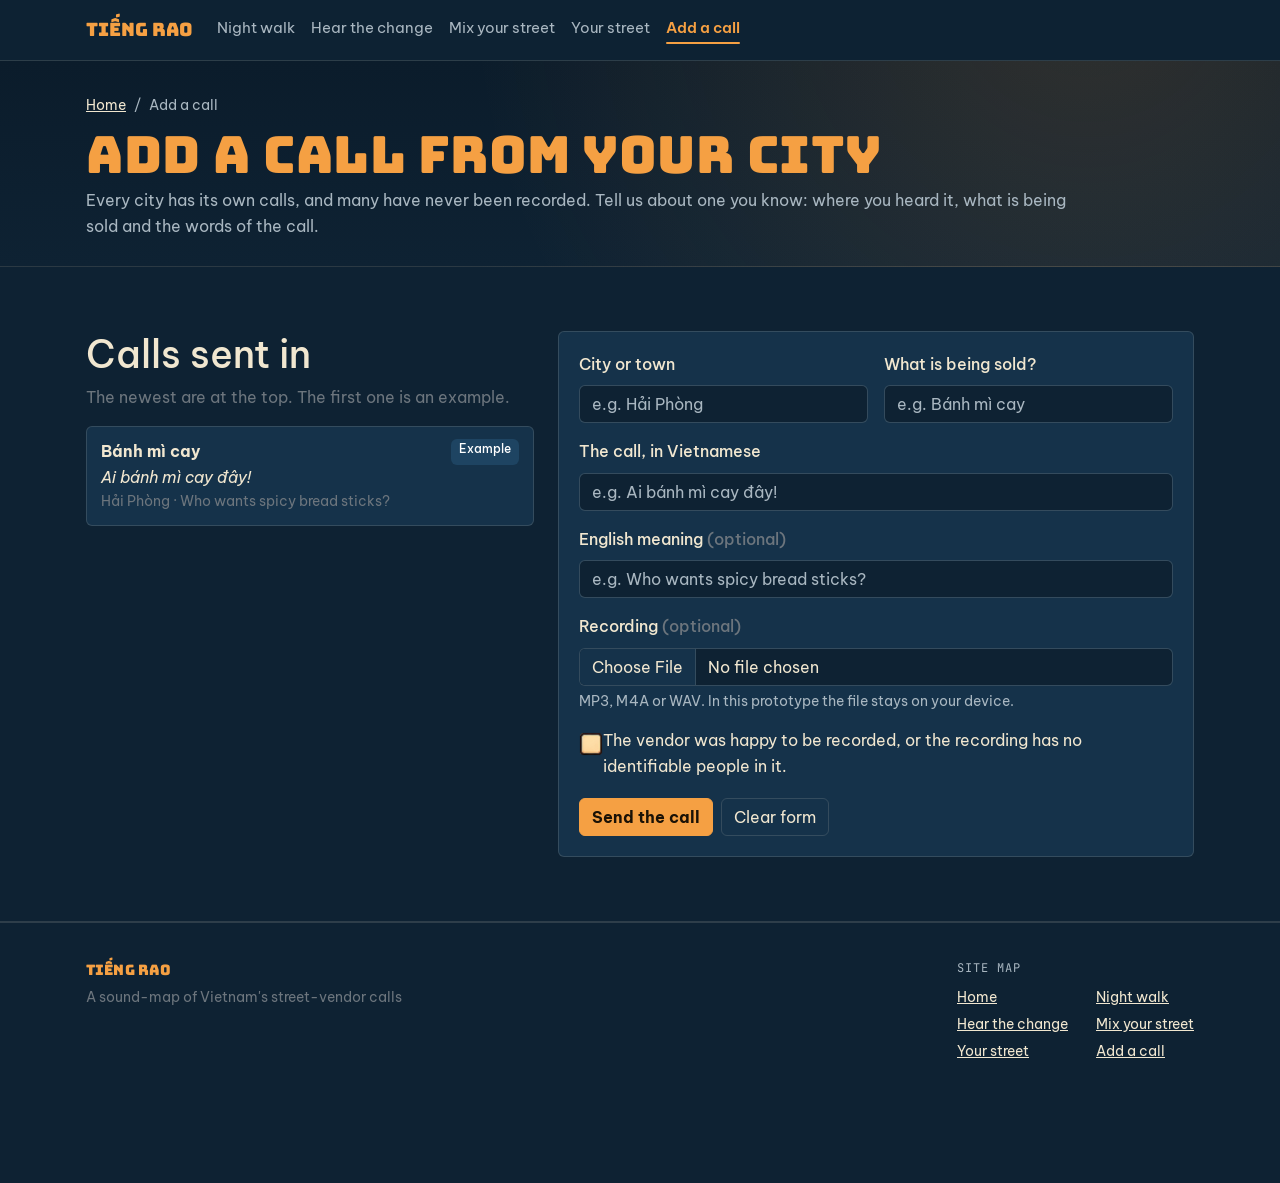
<file: AddACall.html>
<!DOCTYPE html>
<html lang="en">
<head>
<meta charset="utf-8">
<meta name="viewport" content="width=device-width, initial-scale=1, viewport-fit=cover">
<title>Add a Call · Tiếng Rao</title>
<meta name="description" content="Send in a street-vendor call from your own city.">
<link rel="icon" type="image/png" sizes="32x32" href="images/brand/favicon-32.png">
<link rel="apple-touch-icon" href="images/brand/favicon-180.png">
<meta property="og:image" content="images/home/og-image.png">
<link rel="preconnect" href="https://fonts.googleapis.com">
<link rel="preconnect" href="https://fonts.gstatic.com" crossorigin>
<link rel="stylesheet" href="https://fonts.googleapis.com/css2?family=Bungee&family=Be+Vietnam+Pro:ital,wght@0,400;0,500;0,700;1,400&family=JetBrains+Mono:wght@400;600&display=swap">
<link rel="stylesheet" href="lib/bootstrap/bootstrap.min.css">
<link rel="stylesheet" href="css/style.css?v=36">
</head>
<body>
<a class="skip-link" href="#content">Skip to the content</a>

<div class="tr-app" data-bs-theme="dark">

<nav class="navbar navbar-expand-lg tr-nav" aria-label="Main">
  <div class="container">
    <a class="navbar-brand" href="HomePage.html">Tiếng Rao</a>
    <button class="navbar-toggler" type="button" data-bs-toggle="collapse" data-bs-target="#navLinks" aria-controls="navLinks" aria-expanded="false" aria-label="Toggle navigation">
      <span class="navbar-toggler-icon"></span>
    </button>
    <div class="collapse navbar-collapse" id="navLinks">
      <ul class="navbar-nav me-auto">
        <li class="nav-item"><a class="nav-link" href="NightWalk.html">Night walk</a></li>
        <li class="nav-item"><a class="nav-link" href="HearTheChange.html">Hear the change</a></li>
        <li class="nav-item"><a class="nav-link" href="MixYourStreet.html">Mix your street</a></li>
        <li class="nav-item"><a class="nav-link" href="YourStreet.html">Your street</a></li>
        <li class="nav-item"><a class="nav-link active" href="AddACall.html" aria-current="page">Add a call</a></li>
      </ul>
    </div>
  </div>
</nav>

<header class="page-head">
  <div class="container">
    <nav aria-label="Breadcrumb">
      <ol class="breadcrumb">
        <li class="breadcrumb-item"><a href="HomePage.html">Home</a></li>
        <li class="breadcrumb-item active" aria-current="page">Add a call</li>
      </ol>
    </nav>
    <div class="section-head mb-0">
      <div>
        <h1 class="display">Add a call from your city</h1>
        <p class="lede mb-0">Every city has its own calls, and many have never been recorded. Tell us about one you know: where you heard it, what is being sold and the words of the call.</p>
      </div>
    </div>
  </div>
</header>

<main id="content">
<section class="band" aria-label="Send a call">
  <div class="container">
    <div class="row g-4">
      <div class="col-lg-7 order-lg-2">
        <form class="panel needs-validation" id="contribForm" novalidate>
          <div class="row g-3">
            <div class="col-sm-6">
              <label class="form-label" for="cityInput">City or town</label>
              <input class="form-control" id="cityInput" type="text" required placeholder="e.g. Hải Phòng">
              <div class="invalid-feedback">Tell us where you heard it.</div>
            </div>
            <div class="col-sm-6">
              <label class="form-label" for="dishInput">What is being sold?</label>
              <input class="form-control" id="dishInput" type="text" required placeholder="e.g. Bánh mì cay">
              <div class="invalid-feedback">Name the food or service.</div>
            </div>
            <div class="col-12">
              <label class="form-label" for="callInput">The call, in Vietnamese</label>
              <input class="form-control" id="callInput" type="text" required placeholder="e.g. Ai bánh mì cay đây!">
              <div class="invalid-feedback">Write the words of the call.</div>
            </div>
            <div class="col-12">
              <label class="form-label" for="translationInput">English meaning <span class="text-secondary">(optional)</span></label>
              <input class="form-control" id="translationInput" type="text" placeholder="e.g. Who wants spicy bread sticks?">
            </div>
            <div class="col-12">
              <label class="form-label" for="audioInput">Recording <span class="text-secondary">(optional)</span></label>
              <input class="form-control" id="audioInput" type="file" accept="audio/*">
              <div class="form-text">MP3, M4A or WAV. In this prototype the file stays on your device.</div>
            </div>
            <div class="col-12">
              <div class="form-check">
                <input class="form-check-input" id="consentCheck" type="checkbox" required>
                <label class="form-check-label" for="consentCheck">The vendor was happy to be recorded, or the recording has no identifiable people in it.</label>
                <div class="invalid-feedback">Please confirm before sending.</div>
              </div>
            </div>
            <div class="col-12 d-flex gap-2">
              <button class="btn btn-lamp" type="submit">Send the call</button>
              <button class="btn btn-ghost" type="reset">Clear form</button>
            </div>
          </div>
        </form>
      </div>
      <div class="col-lg-5 order-lg-1">
        <h2 class="h4">Calls sent in</h2>
        <p class="text-secondary">The newest are at the top. The first one is an example.</p>
        <ul class="sub-list mt-3" id="subList" aria-live="polite"></ul>
      </div>
    </div>
  </div>
</section>
</main>

<footer>
  <div class="container">
    <div class="footer-grid">
      <div>
        <p class="mb-1"><span class="display" style="color:var(--sodium)">Tiếng Rao</span></p>
        <p class="mb-0 text-secondary">A sound-map of Vietnam's street-vendor calls</p>
      </div>
      <nav aria-label="Site map">
        <p class="label mb-2">Site map</p>
        <ul class="sitemap">
          <li><a href="HomePage.html">Home</a></li>
          <li><a href="NightWalk.html">Night walk</a></li>
          <li><a href="HearTheChange.html">Hear the change</a></li>
          <li><a href="MixYourStreet.html">Mix your street</a></li>
          <li><a href="YourStreet.html">Your street</a></li>
          <li><a href="AddACall.html">Add a call</a></li>
        </ul>
      </nav>
    </div>
  </div>
</footer>

<div class="toast-container position-fixed top-0 end-0 p-3" style="margin-top:calc(64px + env(safe-area-inset-top,0px));margin-right:env(safe-area-inset-right,0px)">
  <div class="toast" id="toast" role="status" aria-live="polite" aria-atomic="true">
    <div class="toast-body" id="toastBody"></div>
  </div>
</div>

</div>

<script src="lib/bootstrap/bootstrap.bundle.min.js"></script>
<script src="js/sounds.js?v=36"></script>
<script src="js/core.js?v=36"></script>
<script src="js/contribute.js?v=36"></script>

</body>
</html>
</file>
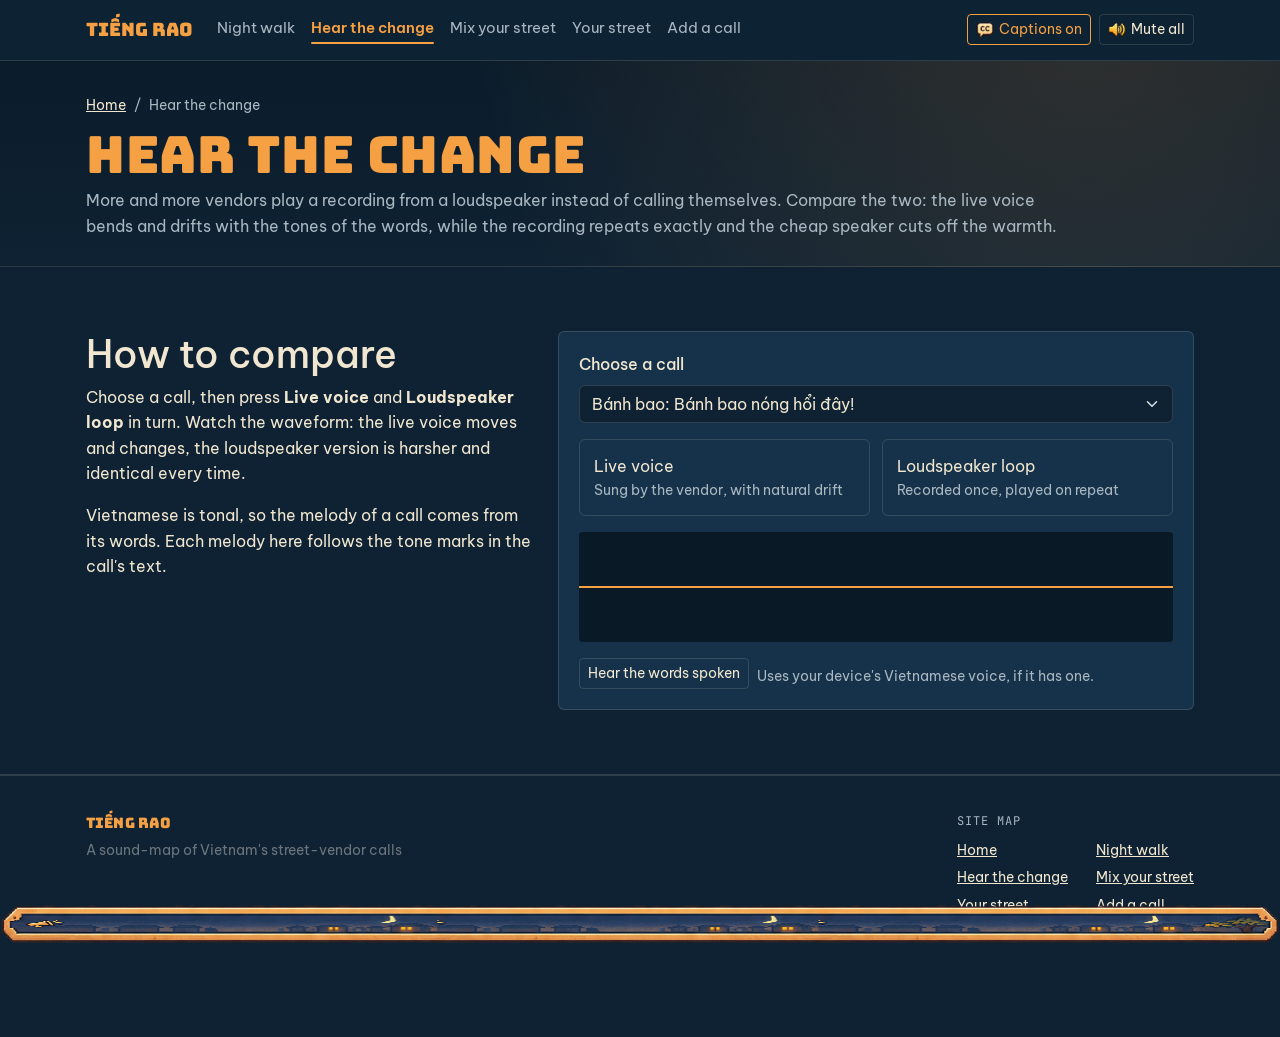
<file: HearTheChange.html>
<!DOCTYPE html>
<html lang="en">
<head>
<meta charset="utf-8">
<meta name="viewport" content="width=device-width, initial-scale=1, viewport-fit=cover">
<title>Hear the Change · Tiếng Rao</title>
<meta name="description" content="Compare a street vendor's live call with the same call played from a loudspeaker.">
<link rel="icon" type="image/png" sizes="32x32" href="images/brand/favicon-32.png">
<link rel="apple-touch-icon" href="images/brand/favicon-180.png">
<meta property="og:image" content="images/home/og-image.png">
<link rel="preconnect" href="https://fonts.googleapis.com">
<link rel="preconnect" href="https://fonts.gstatic.com" crossorigin>
<link rel="stylesheet" href="https://fonts.googleapis.com/css2?family=Bungee&family=Be+Vietnam+Pro:ital,wght@0,400;0,500;0,700;1,400&family=JetBrains+Mono:wght@400;600&display=swap">
<link rel="stylesheet" href="lib/bootstrap/bootstrap.min.css">
<link rel="stylesheet" href="css/style.css?v=36">
</head>
<body>
<a class="skip-link" href="#content">Skip to the content</a>

<div class="tr-app" data-bs-theme="dark">

<nav class="navbar navbar-expand-lg tr-nav" aria-label="Main">
  <div class="container">
    <a class="navbar-brand" href="HomePage.html">Tiếng Rao</a>
    <button class="navbar-toggler" type="button" data-bs-toggle="collapse" data-bs-target="#navLinks" aria-controls="navLinks" aria-expanded="false" aria-label="Toggle navigation">
      <span class="navbar-toggler-icon"></span>
    </button>
    <div class="collapse navbar-collapse" id="navLinks">
      <ul class="navbar-nav me-auto">
        <li class="nav-item"><a class="nav-link" href="NightWalk.html">Night walk</a></li>
        <li class="nav-item"><a class="nav-link active" href="HearTheChange.html" aria-current="page">Hear the change</a></li>
        <li class="nav-item"><a class="nav-link" href="MixYourStreet.html">Mix your street</a></li>
        <li class="nav-item"><a class="nav-link" href="YourStreet.html">Your street</a></li>
        <li class="nav-item"><a class="nav-link" href="AddACall.html">Add a call</a></li>
      </ul>
      <div class="d-flex gap-2 py-2 py-md-0">
        <button class="btn btn-sm btn-ghost" id="btnCaptions" type="button" aria-pressed="true"><img class="ico" src="images/icons/captions.png" alt=""><span>Captions on</span></button>
        <button class="btn btn-sm btn-ghost" id="btnMute" type="button" aria-pressed="false"><img class="ico" src="images/icons/sound-on.png" alt=""><span>Mute all</span></button>
      </div>
    </div>
  </div>
</nav>

<header class="page-head">
  <div class="container">
    <nav aria-label="Breadcrumb">
      <ol class="breadcrumb">
        <li class="breadcrumb-item"><a href="HomePage.html">Home</a></li>
        <li class="breadcrumb-item active" aria-current="page">Hear the change</li>
      </ol>
    </nav>
    <div class="section-head mb-0">
      <div>
        <h1 class="display">Hear the change</h1>
        <p class="lede mb-0">More and more vendors play a recording from a loudspeaker instead of calling themselves. Compare the two: the live voice bends and drifts with the tones of the words, while the recording repeats exactly and the cheap speaker cuts off the warmth.</p>
      </div>
    </div>
  </div>
</header>

<main id="content">
<section class="band" aria-label="Compare the two">
  <div class="container">
    <div class="row g-4 align-items-start">
      <div class="col-lg-5">
        <h2 class="h4">How to compare</h2>
        <p>Choose a call, then press <b>Live voice</b> and <b>Loudspeaker loop</b> in turn. Watch the waveform: the live voice moves and changes, the loudspeaker version is harsher and identical every time.</p>
        <p class="mb-0">Vietnamese is tonal, so the melody of a call comes from its words. Each melody here follows the tone marks in the call's text.</p>
      </div>
      <div class="col-lg-7">
        <div class="panel d-grid gap-3">
          <div>
            <label class="form-label" for="changeVendor">Choose a call</label>
            <select class="form-select" id="changeVendor"></select>
          </div>
          <div class="compare">
            <button class="btn btn-ghost" id="btnLive" type="button"><span>Live voice</span><small>Sung by the vendor, with natural drift</small></button>
            <button class="btn btn-ghost" id="btnLoud" type="button"><span>Loudspeaker loop</span><small>Recorded once, played on repeat</small></button>
          </div>
          <canvas id="scope" aria-hidden="true"></canvas>
          <div class="d-flex flex-wrap gap-2 align-items-center">
            <button class="btn btn-sm btn-ghost" id="btnSpeak" type="button">Hear the words spoken</button>
            <span class="form-text" id="speakNote">Uses your device's Vietnamese voice, if it has one.</span>
          </div>
        </div>
      </div>
    </div>
  </div>
</section>
</main>

<footer>
  <div class="container">
    <div class="footer-grid">
      <div>
        <p class="mb-1"><span class="display" style="color:var(--sodium)">Tiếng Rao</span></p>
        <p class="mb-0 text-secondary">A sound-map of Vietnam's street-vendor calls</p>
      </div>
      <nav aria-label="Site map">
        <p class="label mb-2">Site map</p>
        <ul class="sitemap">
          <li><a href="HomePage.html">Home</a></li>
          <li><a href="NightWalk.html">Night walk</a></li>
          <li><a href="HearTheChange.html">Hear the change</a></li>
          <li><a href="MixYourStreet.html">Mix your street</a></li>
          <li><a href="YourStreet.html">Your street</a></li>
          <li><a href="AddACall.html">Add a call</a></li>
        </ul>
      </nav>
    </div>
  </div>
</footer>


<div class="caption-bar" id="captionBar" aria-live="polite">
  <div class="inner"><span class="vi" id="capVi"></span><span class="en" id="capEn"></span></div>
</div>

</div>

<script src="lib/bootstrap/bootstrap.bundle.min.js"></script>
<script src="js/sounds.js?v=36"></script>
<script src="js/core.js?v=36"></script>
<script src="js/change.js?v=36"></script>

</body>
</html>
</file>
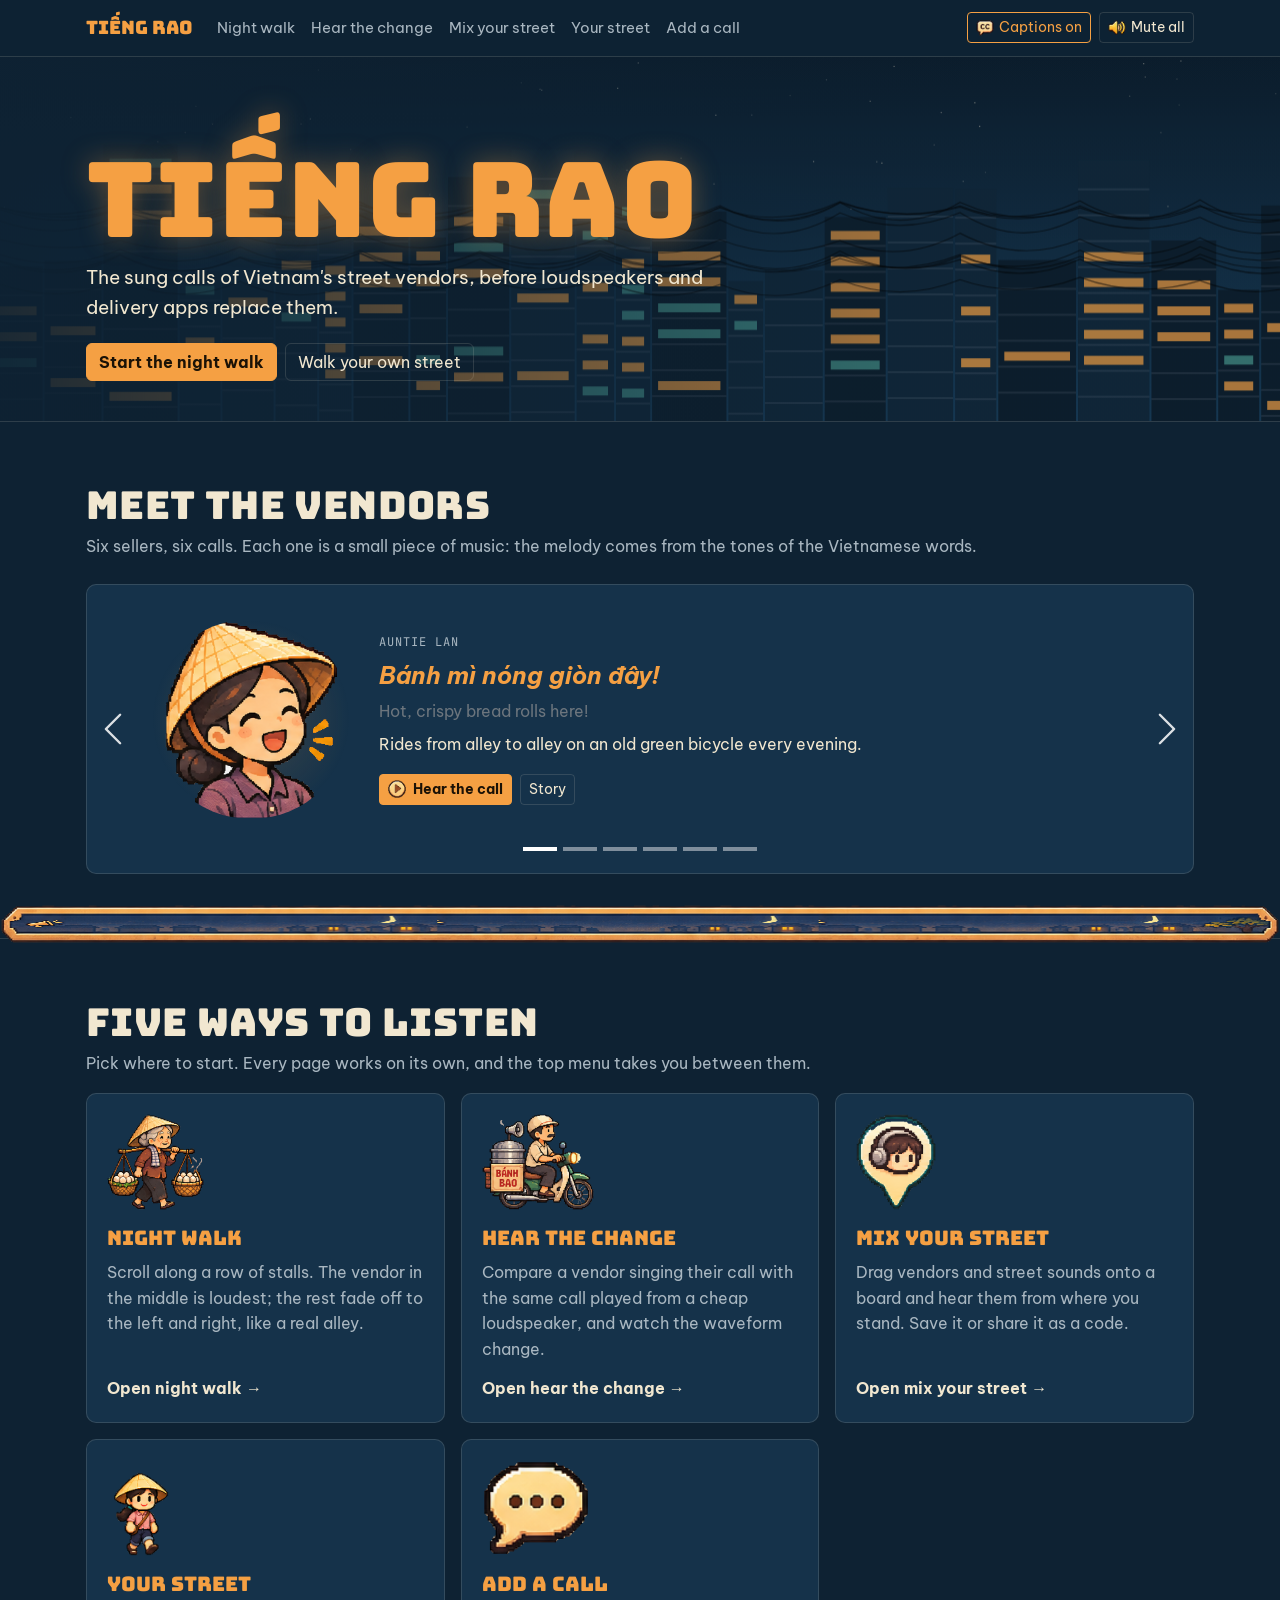
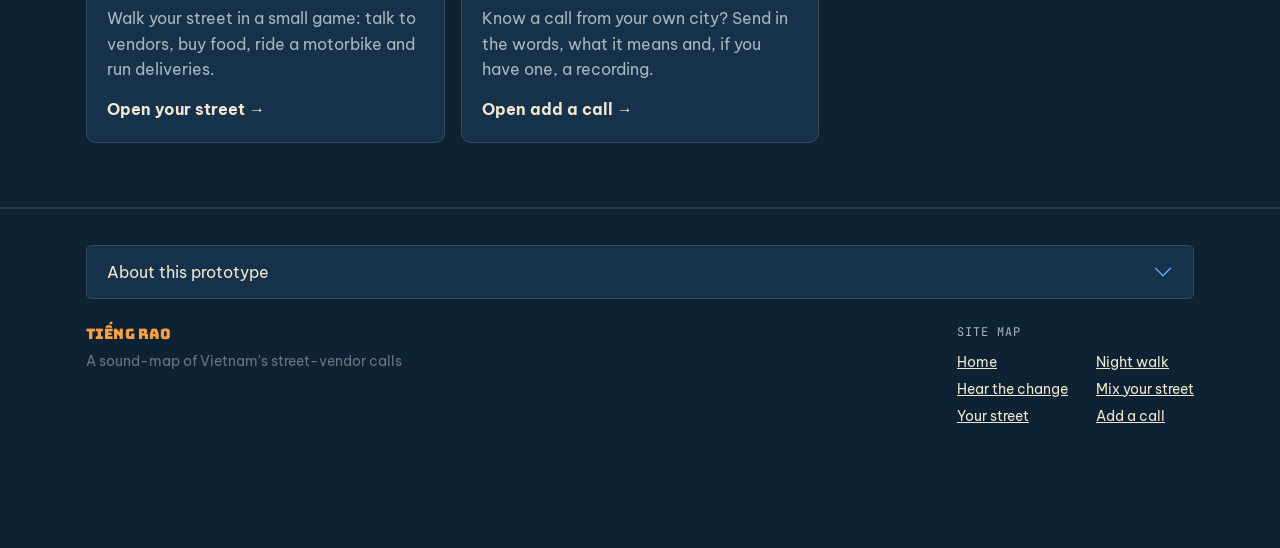
<file: HomePage.html>
<!DOCTYPE html>
<html lang="en">
<head>
<meta charset="utf-8">
<meta name="viewport" content="width=device-width, initial-scale=1, viewport-fit=cover">
<title>Tiếng Rao · the sung calls of Vietnam's street vendors</title>
<meta name="description" content="Tiếng Rao: an interactive sound-map of Vietnam's street-vendor calls.">
<link rel="icon" type="image/png" sizes="32x32" href="images/brand/favicon-32.png">
<link rel="apple-touch-icon" href="images/brand/favicon-180.png">
<meta property="og:image" content="images/home/og-image.png">
<link rel="preconnect" href="https://fonts.googleapis.com">
<link rel="preconnect" href="https://fonts.gstatic.com" crossorigin>
<link rel="stylesheet" href="https://fonts.googleapis.com/css2?family=Bungee&family=Be+Vietnam+Pro:ital,wght@0,400;0,500;0,700;1,400&family=JetBrains+Mono:wght@400;600&display=swap">
<link rel="stylesheet" href="lib/bootstrap/bootstrap.min.css">
<link rel="stylesheet" href="css/style.css?v=36">
</head>
<body>
<a class="skip-link" href="#content">Skip to the content</a>

<div class="tr-app" data-bs-theme="dark">

<nav class="navbar navbar-expand-lg tr-nav" aria-label="Main">
  <div class="container">
    <a class="navbar-brand" href="HomePage.html" aria-current="page">Tiếng Rao</a>
    <button class="navbar-toggler" type="button" data-bs-toggle="collapse" data-bs-target="#navLinks" aria-controls="navLinks" aria-expanded="false" aria-label="Toggle navigation">
      <span class="navbar-toggler-icon"></span>
    </button>
    <div class="collapse navbar-collapse" id="navLinks">
      <ul class="navbar-nav me-auto">
        <li class="nav-item"><a class="nav-link" href="NightWalk.html">Night walk</a></li>
        <li class="nav-item"><a class="nav-link" href="HearTheChange.html">Hear the change</a></li>
        <li class="nav-item"><a class="nav-link" href="MixYourStreet.html">Mix your street</a></li>
        <li class="nav-item"><a class="nav-link" href="YourStreet.html">Your street</a></li>
        <li class="nav-item"><a class="nav-link" href="AddACall.html">Add a call</a></li>
      </ul>
      <div class="d-flex gap-2 py-2 py-md-0">
        <button class="btn btn-sm btn-ghost" id="btnCaptions" type="button" aria-pressed="true"><img class="ico" src="images/icons/captions.png" alt=""><span>Captions on</span></button>
        <button class="btn btn-sm btn-ghost" id="btnMute" type="button" aria-pressed="false"><img class="ico" src="images/icons/sound-on.png" alt=""><span>Mute all</span></button>
      </div>
    </div>
  </div>
</nav>

<header class="hero" id="top">
  <canvas id="skyline" aria-hidden="true"></canvas>
  <div class="container">
    <h1 class="display hero-anim">Tiếng Rao</h1>
    <p class="sub hero-anim">The sung calls of Vietnam's street vendors, before loudspeakers and delivery apps replace them.</p>
    <div class="d-flex flex-wrap gap-2 hero-anim">
      <a class="btn btn-lamp" href="NightWalk.html">Start the night walk</a>
      <a class="btn btn-ghost" href="YourStreet.html">Walk your own street</a>
    </div>
  </div>
</header>

<main id="content">
<section class="band" aria-labelledby="meetTitle">
  <div class="container">
    <div class="section-head">
      <div>
        <h2 class="display" id="meetTitle">Meet the vendors</h2>
        <p class="lede mb-0">Six sellers, six calls. Each one is a small piece of music: the melody comes from the tones of the Vietnamese words.</p>
      </div>
    </div>
    <div id="vendorCarousel" class="carousel slide vendor-carousel" data-bs-ride="carousel" data-bs-interval="8000" aria-label="Vendors">
      <div class="carousel-indicators">
        <button type="button" data-bs-target="#vendorCarousel" data-bs-slide-to="0" class="active" aria-current="true" aria-label="Auntie Lan"></button>
        <button type="button" data-bs-target="#vendorCarousel" data-bs-slide-to="1" aria-label="Grandma Sáu"></button>
        <button type="button" data-bs-target="#vendorCarousel" data-bs-slide-to="2" aria-label="Hoa"></button>
        <button type="button" data-bs-target="#vendorCarousel" data-bs-slide-to="3" aria-label="Tâm"></button>
        <button type="button" data-bs-target="#vendorCarousel" data-bs-slide-to="4" aria-label="Auntie Thu"></button>
        <button type="button" data-bs-target="#vendorCarousel" data-bs-slide-to="5" aria-label="Uncle Hùng"></button>
      </div>
      <div class="carousel-inner">
        <div class="carousel-item active">
          <div class="vendor-slide">
            <img class="vendor-face" src="images/portraits/banhmi-happy.png" alt="Portrait of Auntie Lan">
            <div>
              <p class="label mb-1">Auntie Lan</p>
              <p class="slide-call mb-1">Bánh mì nóng giòn đây!</p>
              <p class="text-secondary mb-2">Hot, crispy bread rolls here!</p>
              <p class="mb-3">Rides from alley to alley on an old green bicycle every evening.</p>
              <div class="d-flex flex-wrap gap-2">
                <button class="btn btn-sm btn-lamp" type="button" data-play="banhmi"><img class="ico" src="images/icons/play.png" alt=""> Hear the call</button>
                <button class="btn btn-sm btn-ghost" type="button" data-story="banhmi">Story</button>
              </div>
            </div>
          </div>
        </div>
        <div class="carousel-item">
          <div class="vendor-slide">
            <img class="vendor-face" src="images/portraits/hotvitlon-happy.png" alt="Portrait of Grandma Sáu">
            <div>
              <p class="label mb-1">Grandma Sáu</p>
              <p class="slide-call mb-1">Hột vịt lộn đây!</p>
              <p class="text-secondary mb-2">Balut eggs here!</p>
              <p class="mb-3">Has carried the same shoulder pole for forty years and sells late into the night.</p>
              <div class="d-flex flex-wrap gap-2">
                <button class="btn btn-sm btn-lamp" type="button" data-play="hotvitlon"><img class="ico" src="images/icons/play.png" alt=""> Hear the call</button>
                <button class="btn btn-sm btn-ghost" type="button" data-story="hotvitlon">Story</button>
              </div>
            </div>
          </div>
        </div>
        <div class="carousel-item">
          <div class="vendor-slide">
            <img class="vendor-face" src="images/portraits/che-happy.png" alt="Portrait of Hoa">
            <div>
              <p class="label mb-1">Hoa</p>
              <p class="slide-call mb-1">Ai ăn chè không?</p>
              <p class="text-secondary mb-2">Who wants sweet soup?</p>
              <p class="mb-3">Pushes a glass-sided cart so you can choose your chè by colour.</p>
              <div class="d-flex flex-wrap gap-2">
                <button class="btn btn-sm btn-lamp" type="button" data-play="che"><img class="ico" src="images/icons/play.png" alt=""> Hear the call</button>
                <button class="btn btn-sm btn-ghost" type="button" data-story="che">Story</button>
              </div>
            </div>
          </div>
        </div>
        <div class="carousel-item">
          <div class="vendor-slide">
            <img class="vendor-face" src="images/portraits/hutieugo-happy.png" alt="Portrait of Tâm">
            <div>
              <p class="label mb-1">Tâm</p>
              <p class="slide-call mb-1">Lốc cốc… lốc cốc…</p>
              <p class="text-secondary mb-2">The knock of the noodle runners</p>
              <p class="mb-3">Calls with two bamboo sticks instead of his voice, then runs the bowls up the stairs.</p>
              <div class="d-flex flex-wrap gap-2">
                <button class="btn btn-sm btn-lamp" type="button" data-play="hutieugo"><img class="ico" src="images/icons/play.png" alt=""> Hear the call</button>
                <button class="btn btn-sm btn-ghost" type="button" data-story="hutieugo">Story</button>
              </div>
            </div>
          </div>
        </div>
        <div class="carousel-item">
          <div class="vendor-slide">
            <img class="vendor-face" src="images/portraits/banhgio-happy.png" alt="Portrait of Auntie Thu">
            <div>
              <p class="label mb-1">Auntie Thu</p>
              <p class="slide-call mb-1">Ai bánh giò nóng đây!</p>
              <p class="text-secondary mb-2">Who wants hot rice dumplings?</p>
              <p class="mb-3">Walks Hà Nội's Old Quarter on winter nights with a steaming basket.</p>
              <div class="d-flex flex-wrap gap-2">
                <button class="btn btn-sm btn-lamp" type="button" data-play="banhgio"><img class="ico" src="images/icons/play.png" alt=""> Hear the call</button>
                <button class="btn btn-sm btn-ghost" type="button" data-story="banhgio">Story</button>
              </div>
            </div>
          </div>
        </div>
        <div class="carousel-item">
          <div class="vendor-slide">
            <img class="vendor-face" src="images/portraits/banhbao-happy.png" alt="Portrait of Uncle Hùng">
            <div>
              <p class="label mb-1">Uncle Hùng</p>
              <p class="slide-call mb-1">Bánh bao nóng hổi đây!</p>
              <p class="text-secondary mb-2">Piping-hot steamed buns here!</p>
              <p class="mb-3">Plays his call from a loudspeaker now, and secretly misses calling it himself.</p>
              <div class="d-flex flex-wrap gap-2">
                <button class="btn btn-sm btn-lamp" type="button" data-play="banhbao"><img class="ico" src="images/icons/play.png" alt=""> Hear the call</button>
                <button class="btn btn-sm btn-ghost" type="button" data-story="banhbao">Story</button>
              </div>
            </div>
          </div>
        </div>
      </div>
      <button class="carousel-control-prev" type="button" data-bs-target="#vendorCarousel" data-bs-slide="prev"><span class="carousel-control-prev-icon" aria-hidden="true"></span><span class="visually-hidden">Previous vendor</span></button>
      <button class="carousel-control-next" type="button" data-bs-target="#vendorCarousel" data-bs-slide="next"><span class="carousel-control-next-icon" aria-hidden="true"></span><span class="visually-hidden">Next vendor</span></button>
    </div>
  </div>
</section>

<section class="band" aria-labelledby="exploreTitle">
  <div class="container">
    <h2 class="display" id="exploreTitle">Five ways to listen</h2>
    <p class="lede">Pick where to start. Every page works on its own, and the top menu takes you between them.</p>
    <div class="row g-3">
      <div class="col-sm-6 col-lg-4">
        <a class="feature-card" href="NightWalk.html">
          <img src="images/vendors/hotvitlon.png" alt="">
          <span class="feature-title">Night walk</span>
          <span class="feature-text">Scroll along a row of stalls. The vendor in the middle is loudest; the rest fade off to the left and right, like a real alley.</span>
          <span class="feature-go">Open night walk →</span>
        </a>
      </div>
      <div class="col-sm-6 col-lg-4">
        <a class="feature-card" href="HearTheChange.html">
          <img src="images/vendors/banhbao.png" alt="">
          <span class="feature-title">Hear the change</span>
          <span class="feature-text">Compare a vendor singing their call with the same call played from a cheap loudspeaker, and watch the waveform change.</span>
          <span class="feature-go">Open hear the change →</span>
        </a>
      </div>
      <div class="col-sm-6 col-lg-4">
        <a class="feature-card" href="MixYourStreet.html">
          <img src="images/home/listener.png" alt="">
          <span class="feature-title">Mix your street</span>
          <span class="feature-text">Drag vendors and street sounds onto a board and hear them from where you stand. Save it or share it as a code.</span>
          <span class="feature-go">Open mix your street →</span>
        </a>
      </div>
      <div class="col-sm-6 col-lg-4">
        <a class="feature-card" href="YourStreet.html">
          <img src="images/player/girl/front-walk-1.png" alt="">
          <span class="feature-title">Your street</span>
          <span class="feature-text">Walk your street in a small game: talk to vendors, buy food, ride a motorbike and run deliveries.</span>
          <span class="feature-go">Open your street →</span>
        </a>
      </div>
      <div class="col-sm-6 col-lg-4">
        <a class="feature-card" href="AddACall.html">
          <img src="images/icons/chat.png" alt="">
          <span class="feature-title">Add a call</span>
          <span class="feature-text">Know a call from your own city? Send in the words, what it means and, if you have one, a recording.</span>
          <span class="feature-go">Open add a call →</span>
        </a>
      </div>
    </div>
  </div>
</section>
</main>

<footer>
  <div class="container">
    <div class="accordion mb-4" id="aboutAcc">
      <div class="accordion-item">
        <h2 class="accordion-header">
          <button class="accordion-button collapsed" type="button" data-bs-toggle="collapse" data-bs-target="#aboutBody" aria-expanded="false" aria-controls="aboutBody">About this prototype</button>
        </h2>
        <div id="aboutBody" class="accordion-collapse collapse" data-bs-parent="#aboutAcc">
          <div class="accordion-body">
            <p>Tiếng Rao is a CSCU9X5 web design prototype built with HTML5, CSS3, Bootstrap 5 and JavaScript. The six vendor calls are real street recordings, played and mixed with the Web Audio API. The street sounds (motorbikes, rain, temple bell and crickets) are still generated live in the browser.</p>
            <p class="mb-0">Saved streets, purchases and submitted calls are stored only in this browser. Nothing is sent anywhere.</p>
          </div>
        </div>
      </div>
    </div>
    <div class="footer-grid">
      <div>
        <p class="mb-1"><span class="display" style="color:var(--sodium)">Tiếng Rao</span></p>
        <p class="mb-0 text-secondary">A sound-map of Vietnam's street-vendor calls</p>
      </div>
      <nav aria-label="Site map">
        <p class="label mb-2">Site map</p>
        <ul class="sitemap">
          <li><a href="HomePage.html">Home</a></li>
          <li><a href="NightWalk.html">Night walk</a></li>
          <li><a href="HearTheChange.html">Hear the change</a></li>
          <li><a href="MixYourStreet.html">Mix your street</a></li>
          <li><a href="YourStreet.html">Your street</a></li>
          <li><a href="AddACall.html">Add a call</a></li>
        </ul>
      </nav>
    </div>
  </div>
</footer>

<div class="offcanvas offcanvas-end" tabindex="-1" id="storyPanel" aria-labelledby="storyTitle">
  <div class="offcanvas-header">
    <div>
      <p class="label mb-1" id="storyRegion"></p>
      <h2 class="offcanvas-title display h3 mb-0" id="storyTitle"></h2>
    </div>
    <button type="button" class="btn-close btn-close-white" data-bs-dismiss="offcanvas" aria-label="Close"></button>
  </div>
  <div class="offcanvas-body d-grid gap-3 align-content-start">
    <div id="storyArt"></div>
    <div>
      <p class="mb-0 fs-5 fst-italic" id="storyCall"></p>
      <p class="text-secondary mb-0" id="storyEn"></p>
    </div>
    <button class="btn btn-lamp" id="storyPlay" type="button"><img class="ico" src="images/icons/play.png" alt=""> Play the call</button>
    <p class="mb-0" id="storyText"></p>
    <dl class="story-fact">
      <dt>Heard</dt><dd id="storyTime"></dd>
      <dt>Carried on</dt><dd id="storyVehicle"></dd>
      <dt>Listen for</dt><dd id="storyListen"></dd>
    </dl>
  </div>
</div>

<div class="caption-bar" id="captionBar" aria-live="polite">
  <div class="inner"><span class="vi" id="capVi"></span><span class="en" id="capEn"></span></div>
</div>

</div>

<script src="lib/bootstrap/bootstrap.bundle.min.js"></script>
<script src="lib/gsap/gsap.min.js"></script>
<script src="js/sounds.js?v=36"></script>
<script src="js/core.js?v=36"></script>
<script src="js/home.js?v=36"></script>

</body>
</html>
</file>
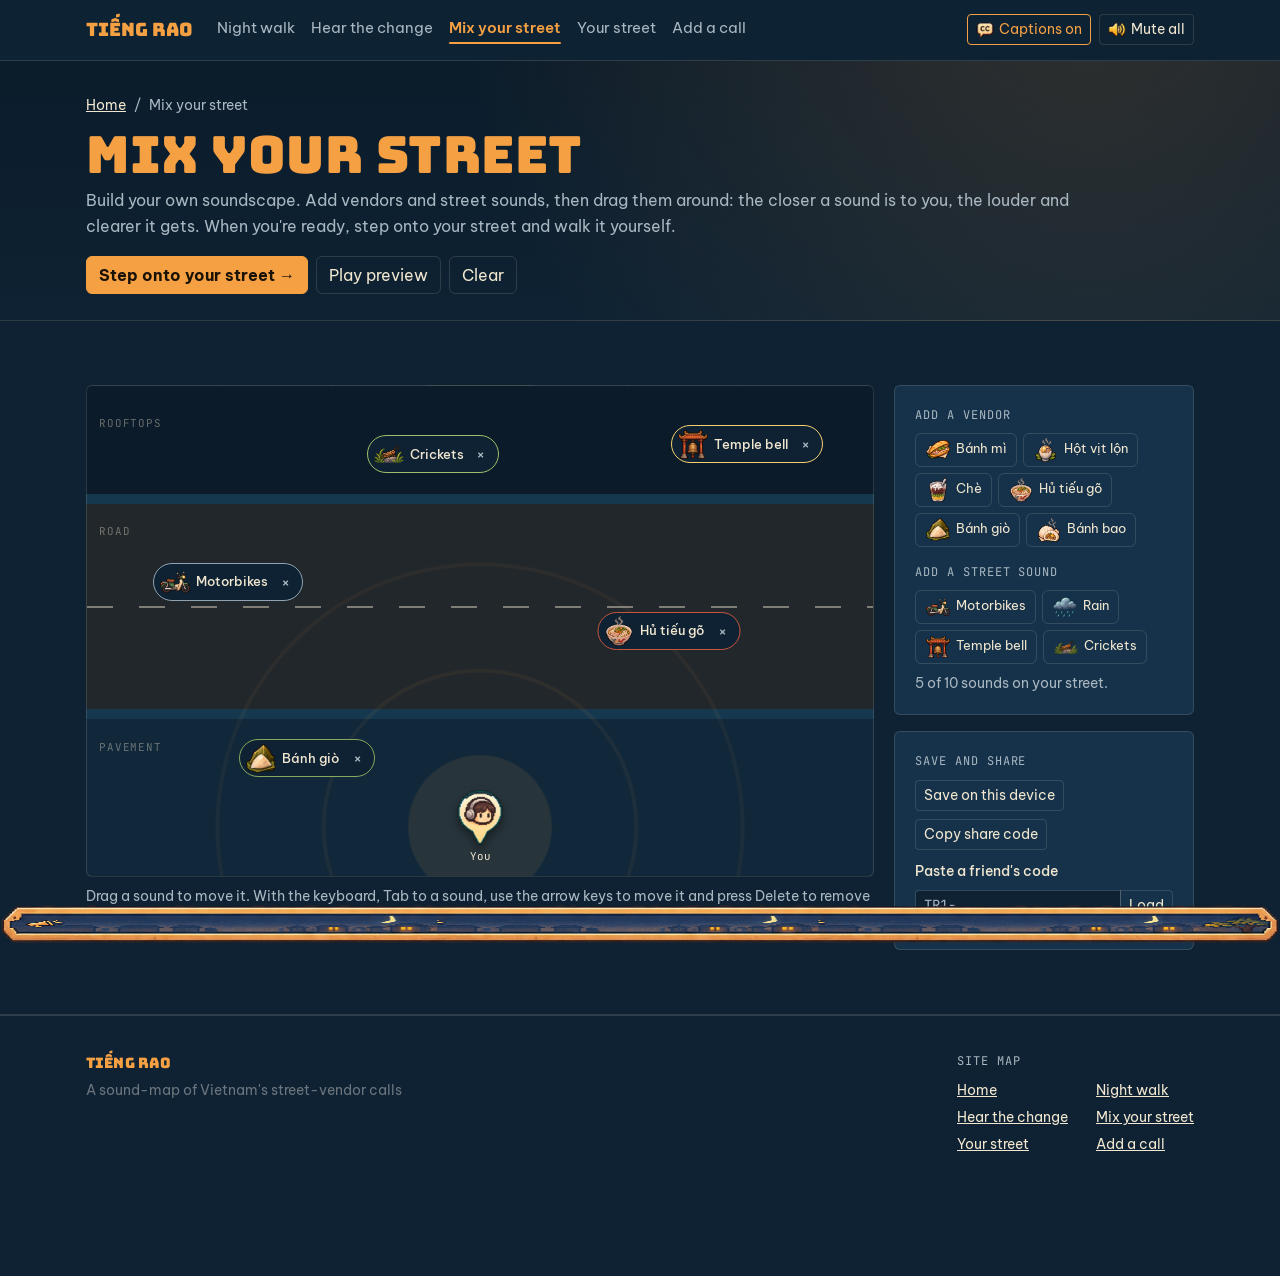
<file: MixYourStreet.html>
<!DOCTYPE html>
<html lang="en">
<head>
<meta charset="utf-8">
<meta name="viewport" content="width=device-width, initial-scale=1, viewport-fit=cover">
<title>Mix Your Street · Tiếng Rao</title>
<meta name="description" content="Build your own Vietnamese night street from vendors and street sounds, then walk it.">
<link rel="icon" type="image/png" sizes="32x32" href="images/brand/favicon-32.png">
<link rel="apple-touch-icon" href="images/brand/favicon-180.png">
<meta property="og:image" content="images/home/og-image.png">
<link rel="preconnect" href="https://fonts.googleapis.com">
<link rel="preconnect" href="https://fonts.gstatic.com" crossorigin>
<link rel="stylesheet" href="https://fonts.googleapis.com/css2?family=Bungee&family=Be+Vietnam+Pro:ital,wght@0,400;0,500;0,700;1,400&family=JetBrains+Mono:wght@400;600&display=swap">
<link rel="stylesheet" href="lib/bootstrap/bootstrap.min.css">
<link rel="stylesheet" href="css/style.css?v=36">
</head>
<body>
<a class="skip-link" href="#content">Skip to the content</a>

<div class="tr-app" data-bs-theme="dark">

<nav class="navbar navbar-expand-lg tr-nav" aria-label="Main">
  <div class="container">
    <a class="navbar-brand" href="HomePage.html">Tiếng Rao</a>
    <button class="navbar-toggler" type="button" data-bs-toggle="collapse" data-bs-target="#navLinks" aria-controls="navLinks" aria-expanded="false" aria-label="Toggle navigation">
      <span class="navbar-toggler-icon"></span>
    </button>
    <div class="collapse navbar-collapse" id="navLinks">
      <ul class="navbar-nav me-auto">
        <li class="nav-item"><a class="nav-link" href="NightWalk.html">Night walk</a></li>
        <li class="nav-item"><a class="nav-link" href="HearTheChange.html">Hear the change</a></li>
        <li class="nav-item"><a class="nav-link active" href="MixYourStreet.html" aria-current="page">Mix your street</a></li>
        <li class="nav-item"><a class="nav-link" href="YourStreet.html">Your street</a></li>
        <li class="nav-item"><a class="nav-link" href="AddACall.html">Add a call</a></li>
      </ul>
      <div class="d-flex gap-2 py-2 py-md-0">
        <button class="btn btn-sm btn-ghost" id="btnCaptions" type="button" aria-pressed="true"><img class="ico" src="images/icons/captions.png" alt=""><span>Captions on</span></button>
        <button class="btn btn-sm btn-ghost" id="btnMute" type="button" aria-pressed="false"><img class="ico" src="images/icons/sound-on.png" alt=""><span>Mute all</span></button>
      </div>
    </div>
  </div>
</nav>

<header class="page-head">
  <div class="container">
    <nav aria-label="Breadcrumb">
      <ol class="breadcrumb">
        <li class="breadcrumb-item"><a href="HomePage.html">Home</a></li>
        <li class="breadcrumb-item active" aria-current="page">Mix your street</li>
      </ol>
    </nav>
    <div class="section-head mb-0">
      <div>
        <h1 class="display">Mix your street</h1>
        <p class="lede mb-0">Build your own soundscape. Add vendors and street sounds, then drag them around: the closer a sound is to you, the louder and clearer it gets. When you're ready, step onto your street and walk it yourself.</p>
      </div>
      <div class="d-flex flex-wrap gap-2">
        <a class="btn btn-lamp" id="btnFullStreet" href="YourStreet.html">Step onto your street →</a>
        <button class="btn btn-ghost" id="btnMixPlay" type="button" aria-pressed="false">Play preview</button>
        <button class="btn btn-ghost" id="btnMixClear" type="button">Clear</button>
      </div>
    </div>
  </div>
</header>

<main id="content">
<section class="band" aria-label="Your board">
  <div class="container">
    <div class="mix-grid">
      <div>
        <div class="board" id="board" aria-label="Street board. Use Tab to pick a sound and the arrow keys to move it.">
          <span class="zone" style="top:6%">Rooftops</span>
          <span class="zone" style="top:28%">Road</span>
          <span class="zone" style="top:72%">Pavement</span>
          <div class="listener"><img src="images/home/listener.png" alt=""><span>You</span></div>
        </div>
        <p class="form-text mt-2 mb-0">Drag a sound to move it. With the keyboard, Tab to a sound, use the arrow keys to move it and press Delete to remove it.</p>
      </div>
      <div class="d-grid gap-3 align-content-start">
        <div class="panel">
          <p class="label mb-2">Add a vendor</p>
          <div class="palette" id="paletteVendors"></div>
          <p class="label mt-3 mb-2">Add a street sound</p>
          <div class="palette" id="paletteAmbient"></div>
          <p class="form-text mt-2 mb-0" id="mixCount"></p>
        </div>
        <div class="panel">
          <p class="label mb-2">Save and share</p>
          <div class="d-flex flex-wrap gap-2 mb-2">
            <button class="btn btn-sm btn-ghost" id="btnMixSave" type="button">Save on this device</button>
            <button class="btn btn-sm btn-ghost" id="btnMixCopy" type="button">Copy share code</button>
          </div>
          <label class="form-label small" for="mixCode">Paste a friend's code</label>
          <div class="input-group input-group-sm">
            <input class="form-control share-code" id="mixCode" type="text" placeholder="TR1-…" autocomplete="off">
            <button class="btn btn-ghost" id="btnMixLoad" type="button">Load</button>
          </div>
          <p class="form-text mb-0 mt-2" id="mixMsg" aria-live="polite"></p>
        </div>
      </div>
    </div>
  </div>
</section>
</main>

<footer>
  <div class="container">
    <div class="footer-grid">
      <div>
        <p class="mb-1"><span class="display" style="color:var(--sodium)">Tiếng Rao</span></p>
        <p class="mb-0 text-secondary">A sound-map of Vietnam's street-vendor calls</p>
      </div>
      <nav aria-label="Site map">
        <p class="label mb-2">Site map</p>
        <ul class="sitemap">
          <li><a href="HomePage.html">Home</a></li>
          <li><a href="NightWalk.html">Night walk</a></li>
          <li><a href="HearTheChange.html">Hear the change</a></li>
          <li><a href="MixYourStreet.html">Mix your street</a></li>
          <li><a href="YourStreet.html">Your street</a></li>
          <li><a href="AddACall.html">Add a call</a></li>
        </ul>
      </nav>
    </div>
  </div>
</footer>


<div class="caption-bar" id="captionBar" aria-live="polite">
  <div class="inner"><span class="vi" id="capVi"></span><span class="en" id="capEn"></span></div>
</div>

</div>

<script src="lib/bootstrap/bootstrap.bundle.min.js"></script>
<script src="js/sounds.js?v=36"></script>
<script src="js/core.js?v=36"></script>
<script src="js/mix.js?v=36"></script>

</body>
</html>
</file>
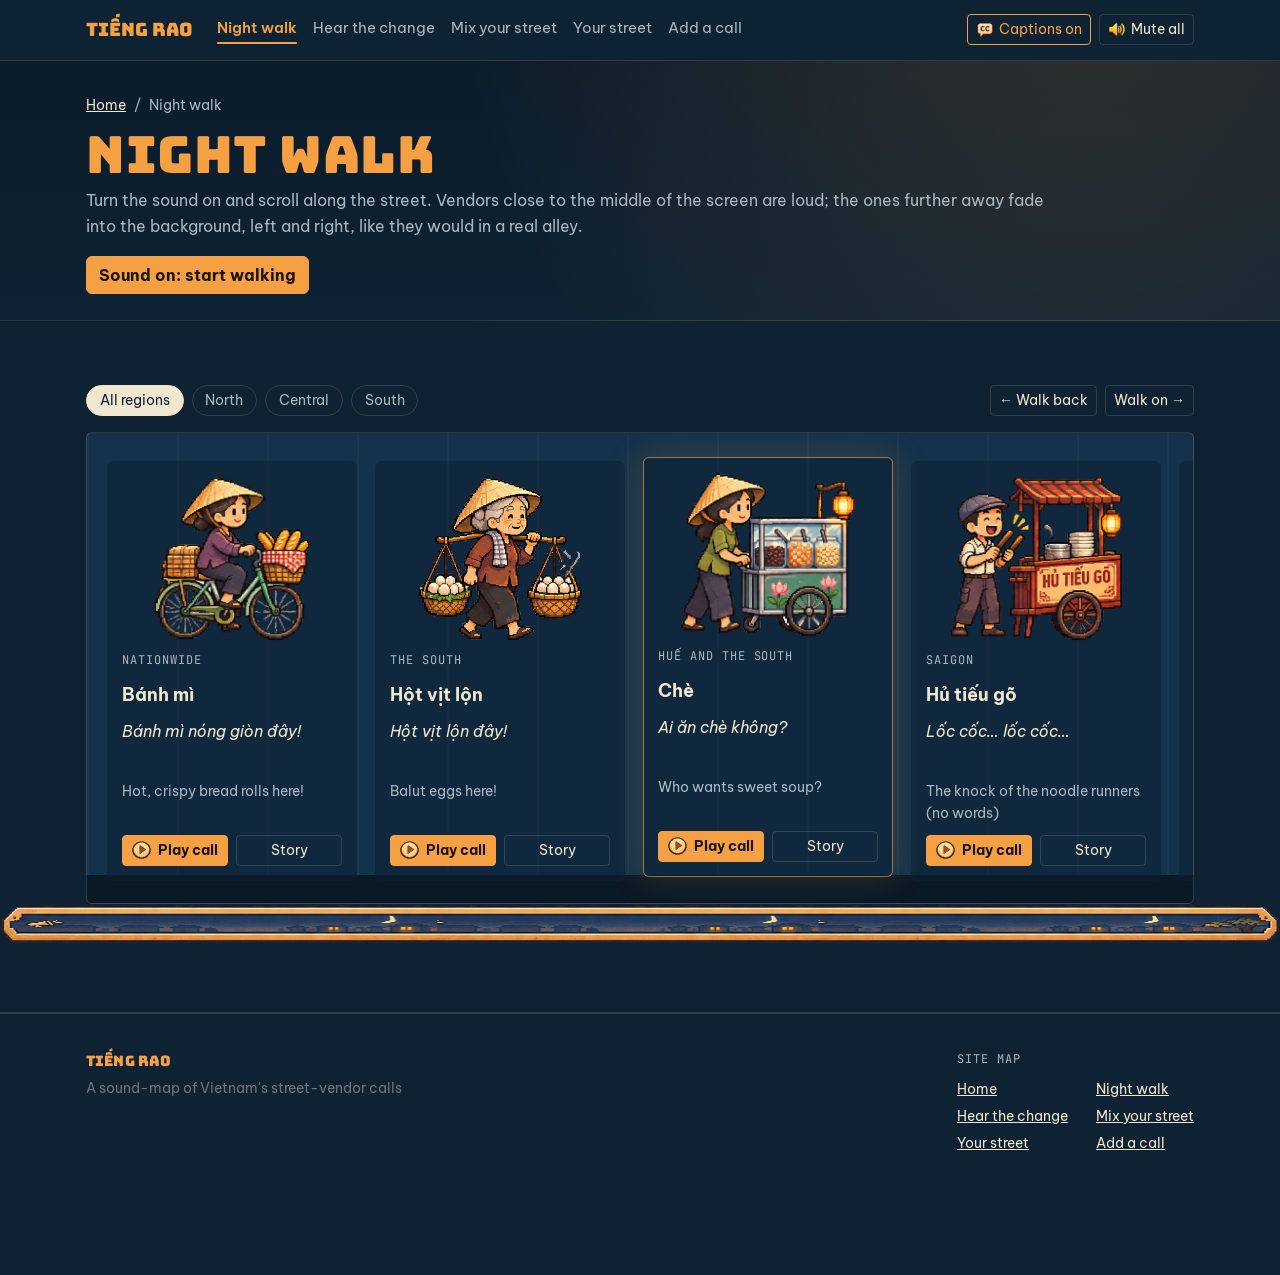
<file: NightWalk.html>
<!DOCTYPE html>
<html lang="en">
<head>
<meta charset="utf-8">
<meta name="viewport" content="width=device-width, initial-scale=1, viewport-fit=cover">
<title>Night Walk · Tiếng Rao</title>
<meta name="description" content="Scroll along a night street of Vietnamese street vendors and hear their calls pan past.">
<link rel="icon" type="image/png" sizes="32x32" href="images/brand/favicon-32.png">
<link rel="apple-touch-icon" href="images/brand/favicon-180.png">
<meta property="og:image" content="images/home/og-image.png">
<link rel="preconnect" href="https://fonts.googleapis.com">
<link rel="preconnect" href="https://fonts.gstatic.com" crossorigin>
<link rel="stylesheet" href="https://fonts.googleapis.com/css2?family=Bungee&family=Be+Vietnam+Pro:ital,wght@0,400;0,500;0,700;1,400&family=JetBrains+Mono:wght@400;600&display=swap">
<link rel="stylesheet" href="lib/bootstrap/bootstrap.min.css">
<link rel="stylesheet" href="css/style.css?v=36">
</head>
<body>
<a class="skip-link" href="#content">Skip to the content</a>

<div class="tr-app" data-bs-theme="dark">

<nav class="navbar navbar-expand-lg tr-nav" aria-label="Main">
  <div class="container">
    <a class="navbar-brand" href="HomePage.html">Tiếng Rao</a>
    <button class="navbar-toggler" type="button" data-bs-toggle="collapse" data-bs-target="#navLinks" aria-controls="navLinks" aria-expanded="false" aria-label="Toggle navigation">
      <span class="navbar-toggler-icon"></span>
    </button>
    <div class="collapse navbar-collapse" id="navLinks">
      <ul class="navbar-nav me-auto">
        <li class="nav-item"><a class="nav-link active" href="NightWalk.html" aria-current="page">Night walk</a></li>
        <li class="nav-item"><a class="nav-link" href="HearTheChange.html">Hear the change</a></li>
        <li class="nav-item"><a class="nav-link" href="MixYourStreet.html">Mix your street</a></li>
        <li class="nav-item"><a class="nav-link" href="YourStreet.html">Your street</a></li>
        <li class="nav-item"><a class="nav-link" href="AddACall.html">Add a call</a></li>
      </ul>
      <div class="d-flex gap-2 py-2 py-md-0">
        <button class="btn btn-sm btn-ghost" id="btnCaptions" type="button" aria-pressed="true"><img class="ico" src="images/icons/captions.png" alt=""><span>Captions on</span></button>
        <button class="btn btn-sm btn-ghost" id="btnMute" type="button" aria-pressed="false"><img class="ico" src="images/icons/sound-on.png" alt=""><span>Mute all</span></button>
      </div>
    </div>
  </div>
</nav>

<header class="page-head">
  <div class="container">
    <nav aria-label="Breadcrumb">
      <ol class="breadcrumb">
        <li class="breadcrumb-item"><a href="HomePage.html">Home</a></li>
        <li class="breadcrumb-item active" aria-current="page">Night walk</li>
      </ol>
    </nav>
    <div class="section-head mb-0">
      <div>
        <h1 class="display">Night walk</h1>
        <p class="lede mb-0">Turn the sound on and scroll along the street. Vendors close to the middle of the screen are loud; the ones further away fade into the background, left and right, like they would in a real alley.</p>
      </div>
      <div class="walk-controls">
        <button class="btn btn-lamp" id="btnWalk" type="button" aria-pressed="false">Sound on: start walking</button>
      </div>
    </div>
  </div>
</header>

<main id="content">
<section class="band" aria-label="The street">
  <div class="container">
    <div class="d-flex flex-wrap justify-content-between align-items-center gap-2 mb-3">
      <ul class="nav region-pills gap-2" id="regionPills" role="tablist" aria-label="Filter by region">
        <li class="nav-item"><button class="nav-link active" data-region="all" type="button">All regions</button></li>
        <li class="nav-item"><button class="nav-link" data-region="N" type="button">North</button></li>
        <li class="nav-item"><button class="nav-link" data-region="C" type="button">Central</button></li>
        <li class="nav-item"><button class="nav-link" data-region="S" type="button">South</button></li>
      </ul>
      <div class="d-flex gap-2">
        <button class="btn btn-sm btn-ghost" id="walkLeft" type="button" aria-label="Walk left">← Walk back</button>
        <button class="btn btn-sm btn-ghost" id="walkRight" type="button" aria-label="Walk right">Walk on →</button>
      </div>
    </div>

    <div class="street-wrap">
      <div class="street" id="street" tabindex="0" aria-label="Street of vendors. Scroll sideways to walk."></div>
    </div>
    <p class="walk-status mt-2" id="walkStatus" aria-live="polite">Sound is off. Press "start walking" or tap any stall to hear its call.</p>
  </div>
</section>
</main>

<footer>
  <div class="container">
    <div class="footer-grid">
      <div>
        <p class="mb-1"><span class="display" style="color:var(--sodium)">Tiếng Rao</span></p>
        <p class="mb-0 text-secondary">A sound-map of Vietnam's street-vendor calls</p>
      </div>
      <nav aria-label="Site map">
        <p class="label mb-2">Site map</p>
        <ul class="sitemap">
          <li><a href="HomePage.html">Home</a></li>
          <li><a href="NightWalk.html">Night walk</a></li>
          <li><a href="HearTheChange.html">Hear the change</a></li>
          <li><a href="MixYourStreet.html">Mix your street</a></li>
          <li><a href="YourStreet.html">Your street</a></li>
          <li><a href="AddACall.html">Add a call</a></li>
        </ul>
      </nav>
    </div>
  </div>
</footer>

<div class="offcanvas offcanvas-end" tabindex="-1" id="storyPanel" aria-labelledby="storyTitle">
  <div class="offcanvas-header">
    <div>
      <p class="label mb-1" id="storyRegion"></p>
      <h2 class="offcanvas-title display h3 mb-0" id="storyTitle"></h2>
    </div>
    <button type="button" class="btn-close btn-close-white" data-bs-dismiss="offcanvas" aria-label="Close"></button>
  </div>
  <div class="offcanvas-body d-grid gap-3 align-content-start">
    <div id="storyArt"></div>
    <div>
      <p class="mb-0 fs-5 fst-italic" id="storyCall"></p>
      <p class="text-secondary mb-0" id="storyEn"></p>
    </div>
    <button class="btn btn-lamp" id="storyPlay" type="button"><img class="ico" src="images/icons/play.png" alt=""> Play the call</button>
    <p class="mb-0" id="storyText"></p>
    <dl class="story-fact">
      <dt>Heard</dt><dd id="storyTime"></dd>
      <dt>Carried on</dt><dd id="storyVehicle"></dd>
      <dt>Listen for</dt><dd id="storyListen"></dd>
    </dl>
  </div>
</div>

<div class="caption-bar" id="captionBar" aria-live="polite">
  <div class="inner"><span class="vi" id="capVi"></span><span class="en" id="capEn"></span></div>
</div>

</div>

<script src="lib/bootstrap/bootstrap.bundle.min.js"></script>
<script src="js/sounds.js?v=36"></script>
<script src="js/core.js?v=36"></script>
<script src="js/walk.js?v=36"></script>

</body>
</html>
</file>
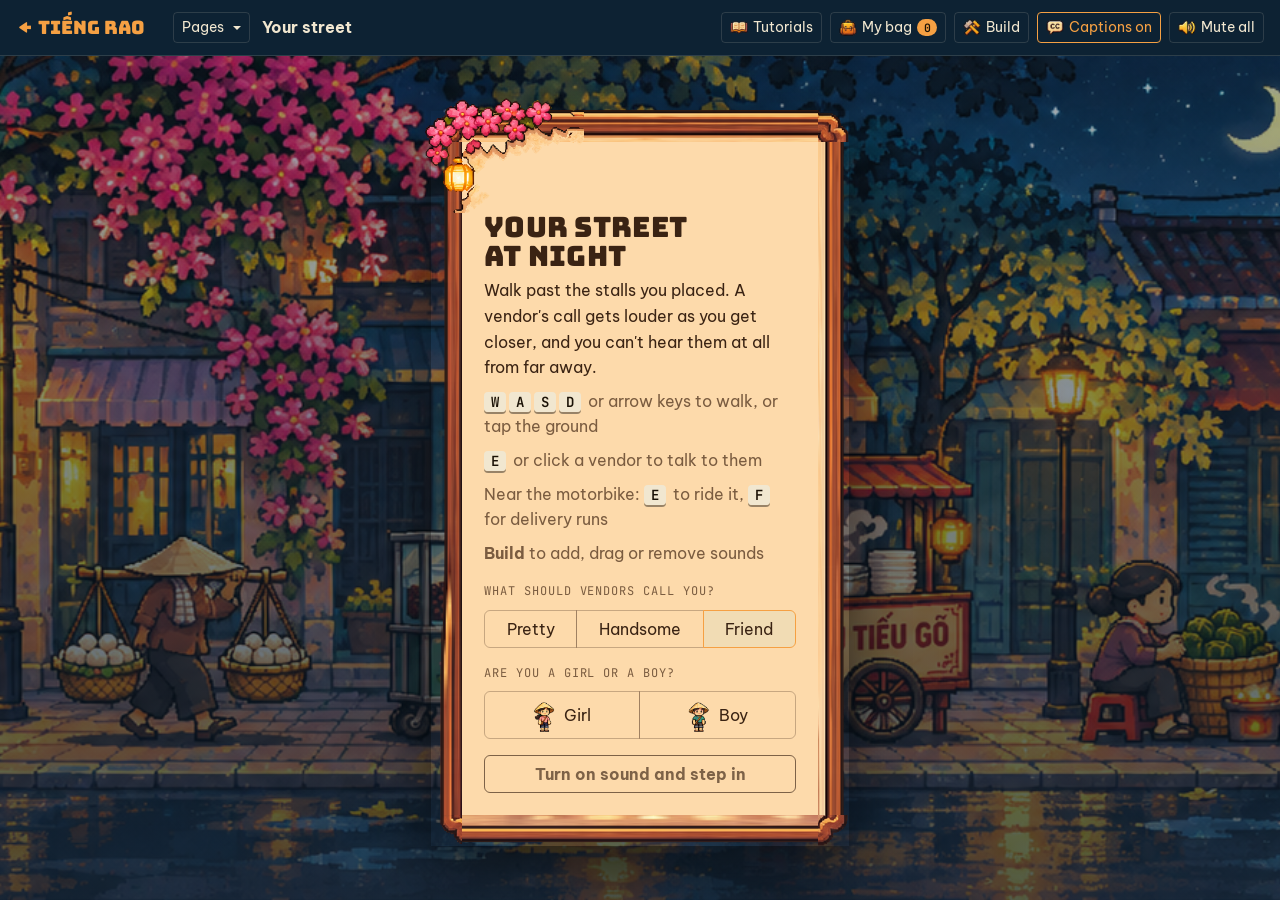
<file: YourStreet.html>
<!DOCTYPE html>
<html lang="en">
<head>
<meta charset="utf-8">
<meta name="viewport" content="width=device-width, initial-scale=1, viewport-fit=cover">
<title>Your Street · Tiếng Rao</title>
<meta name="description" content="Walk through the night street you built and hear each vendor's call get louder as you get closer.">
<link rel="icon" type="image/png" sizes="32x32" href="images/brand/favicon-32.png">
<link rel="apple-touch-icon" href="images/brand/favicon-180.png">
<link rel="preconnect" href="https://fonts.googleapis.com">
<link rel="preconnect" href="https://fonts.gstatic.com" crossorigin>
<link rel="stylesheet" href="https://fonts.googleapis.com/css2?family=Bungee&family=Be+Vietnam+Pro:ital,wght@0,400;0,500;0,700;1,400&family=JetBrains+Mono:wght@400;600&display=swap">
<link rel="stylesheet" href="lib/bootstrap/bootstrap.min.css">
<link rel="stylesheet" href="css/style.css?v=36">
</head>
<body class="street-page">

<div class="tr-app" data-bs-theme="dark">

<nav class="navbar tr-nav" aria-label="Street">
  <div class="container-fluid street-bar">
    <a class="navbar-brand" href="HomePage.html" aria-label="Tiếng Rao home">← Tiếng Rao</a>
    <div class="dropdown">
      <button class="btn btn-sm btn-ghost dropdown-toggle" type="button" data-bs-toggle="dropdown" aria-expanded="false">Pages</button>
      <ul class="dropdown-menu">
        <li><a class="dropdown-item" href="HomePage.html">Home</a></li>
        <li><a class="dropdown-item" href="NightWalk.html">Night walk</a></li>
        <li><a class="dropdown-item" href="HearTheChange.html">Hear the change</a></li>
        <li><a class="dropdown-item" href="MixYourStreet.html">Mix your street</a></li>
        <li><a class="dropdown-item active" href="YourStreet.html" aria-current="page">Your street</a></li>
        <li><a class="dropdown-item" href="AddACall.html">Add a call</a></li>
      </ul>
    </div>
    <span class="street-title">Your street</span>
    <div class="d-flex gap-2 ms-auto">
      <button class="btn btn-sm btn-ghost" id="btnTutorials" type="button" aria-controls="tutLib" aria-label="Tutorials"><img class="ico" src="images/icons/learn.png" alt=""><span class="bag-label">Tutorials</span></button>
      <button class="btn btn-sm btn-ghost bag-btn" id="btnBag" type="button" aria-controls="bag">
        <img class="ico" src="images/icons/bag.png" alt=""><span class="bag-label">My bag</span>
        <span class="bag-count" id="bagCount" aria-label="items">0</span>
      </button>
      <button class="btn btn-sm btn-ghost" id="btnBuild" type="button" aria-pressed="false" aria-controls="buildPanel"><img class="ico" src="images/icons/build.png" alt=""><span class="bag-label">Build</span></button>
      <button class="btn btn-sm btn-ghost" id="btnCaptions" type="button" aria-pressed="true"><img class="ico" src="images/icons/captions.png" alt=""><span>Captions on</span></button>
      <button class="btn btn-sm btn-ghost" id="btnMute" type="button" aria-pressed="false"><img class="ico" src="images/icons/sound-on.png" alt=""><span>Mute all</span></button>
    </div>
  </div>
</nav>

<main class="viewport" id="viewport" aria-label="Your street. Use W A S D or the arrow keys to walk, and E to meet the nearest vendor.">
  <div class="world" id="world">
    <canvas class="ground" id="ground" aria-hidden="true"></canvas>
    <div class="player" id="player" aria-hidden="true"></div>
  </div>

  <div class="hud" aria-live="off">
    <p class="label mb-1">You can hear</p>
    <ul class="hear-list" id="hearList"></ul>
  </div>
  <div class="talk" id="talk" role="dialog" aria-labelledby="talkName" hidden>
    <div class="talk-choices" id="talkChoices" role="group" aria-label="Your reply" hidden></div>
    <div class="talk-box skin-dialog">
      <p class="talk-text" id="talkText" aria-hidden="true"></p>
      <p class="visually-hidden" id="talkSr" aria-live="polite"></p>
      <div class="talk-actions">
        <button class="talk-bye" id="talkBye" type="button">Goodbye</button>
        <button class="talk-next" id="talkNext" type="button">Next ▸</button>
      </div>
    </div>
    <div class="talk-side">
      <div class="talk-portrait" id="talkFrame"><img id="talkPortrait" alt=""><span class="ph" id="talkPh"></span></div>
      <div class="talk-plate"><p class="talk-name" id="talkName"></p><p class="talk-role" id="talkRole"></p></div>
      <button class="talk-story" id="talkStory" type="button">Story card</button>
    </div>
  </div>

  <div class="pop" id="pop" role="dialog" aria-modal="false" aria-labelledby="popTitle" hidden>
    <img class="pop-img" id="popImg" alt="">
    <p class="label mb-1" id="popRegion"></p>
    <h2 class="display h5 mb-1" id="popTitle"></h2>
    <p class="pop-call mb-0" id="popCall"></p>
    <p class="text-secondary small mb-3" id="popEn"></p>
    <div class="d-grid gap-2">
      <button class="btn btn-lamp" id="popMore" type="button">Talk to them</button>
      <button class="btn btn-lamp" id="popRide" type="button" hidden>Ride the motorbike</button>
      <button class="btn btn-ghost" id="popDeliver" type="button" hidden><img class="ico" src="images/icons/delivery.png" alt=""> Delivery runs · earn money</button>
      <button class="btn btn-ghost" id="popBack" type="button">Back to the street</button>
    </div>
    <button class="btn btn-link btn-sm pop-remove" id="popRemove" type="button">Remove from my street</button>
  </div>

  <div class="money-box" id="moneyBox" aria-live="polite" aria-atomic="true">
    <img class="ico" src="images/icons/coin.png" alt=""><span class="label">Wallet</span> <b id="moneyAmt"></b>
    <span class="money-delta" id="moneyDelta" aria-hidden="true"></span>
  </div>

  <div class="shop bag" id="bag" role="dialog" aria-modal="true" aria-labelledby="bagTitle" hidden>
    <div class="shop-panel skin-panel">
      <header class="shop-head">
        <span class="shop-bag" aria-hidden="true"><img src="images/icons/bag.png" alt=""></span>
        <div class="me-auto">
          <p class="label mb-0">Everything you've bought</p>
          <h2 class="display h4 mb-0" id="bagTitle">My bag</h2>
        </div>
        <p class="wallet mb-0"><img class="ico" src="images/icons/coin.png" alt=""><span>Wallet</span> <b id="bagWallet"></b></p>
        <button class="shop-x" id="bagClose" type="button" aria-label="Close my bag"><img class="ico" src="images/icons/close.png" alt=""></button>
      </header>
      <div class="shop-grid" id="bagGrid"></div>
      <p class="shop-foot" id="bagFoot"></p>
    </div>
  </div>

  <div class="ride-hud" id="rideHud" hidden>
    <p class="label mb-1">Motorbike</p>
    <p class="speedo mb-1"><b id="rideKmh">20</b> km/h</p>
    <div class="speed-row">
      <button class="step" id="rideSlower" type="button" aria-label="Slower">−</button>
      <input class="qty-range" id="rideRange" type="range" min="10" max="40" step="5" value="20" aria-label="Speed in km/h">
      <button class="step" id="rideFaster" type="button" aria-label="Faster">+</button>
    </div>
    <p class="ride-keys mb-2"><kbd>Q</kbd> slower · <kbd>R</kbd> faster · <kbd>F</kbd> deliveries · <kbd>Esc</kbd> get off</p>
    <button class="btn btn-sm btn-lamp w-100 mb-2" id="rideDeliver" type="button"><img class="ico" src="images/icons/delivery.png" alt=""> Delivery runs</button>
    <button class="btn btn-sm btn-ghost w-100" id="rideOff" type="button">Get off</button>
  </div>

  <div class="deliver" id="deliver" role="dialog" aria-modal="true" aria-labelledby="dvTitle" hidden>
    <div class="dv-panel skin-panel">
      <header class="shop-head">
        <span class="shop-bag" aria-hidden="true"><img src="images/icons/delivery.png" alt=""></span>
        <div class="me-auto">
          <p class="label mb-0">Delivery runs</p>
          <h2 class="display h4 mb-0" id="dvTitle">Plan your route</h2>
        </div>
        <p class="wallet mb-0"><img class="ico" src="images/icons/coin.png" alt=""><span>Wallet</span> <b id="dvWallet"></b></p>
        <button class="shop-x" id="dvClose" type="button" aria-label="Close delivery runs"><img class="ico" src="images/icons/close.png" alt=""></button>
      </header>
      <div class="dv-levels" id="dvLevels" role="group" aria-label="How busy the night is">
        <button class="btn btn-sm btn-ghost" type="button" data-level="quiet">Quiet night · 4 orders · carry 4</button>
        <button class="btn btn-sm btn-ghost" type="button" data-level="busy">Busy night · 5 orders · carry 3</button>
        <button class="btn btn-sm btn-ghost" type="button" data-level="festival">Festival night · 7 orders · carry 3</button>
      </div>
      <div class="dv-body">
        <div>
          <div class="dv-map" id="dvMap">
            <svg id="dvSvg" aria-hidden="true"></svg>
            <div id="dvPins"></div>
            <span class="dv-scooter" id="dvScooter" hidden><img src="images/game/scooter.png" alt="" onerror="this.onerror=null;this.src='images/ambient/moto.png'"></span>
          </div>
          <p class="dv-legend mb-0" id="dvLegend" hidden><span class="mine"></span> Your route <span class="best"></span> Shortest route</p>
        </div>
        <div class="dv-side">
          <p class="dv-how">Pick up at the <b>stall</b>, deliver every order, then come back. When the bike runs out of boxes, go back to the stall to reload. Shorter routes use less fuel and earn tips.</p>
          <p class="dv-load mb-0">Boxes on the bike <b id="dvLoad"></b></p>
          <dl class="dv-stats">
            <dt>Distance</dt><dd id="dvDist"></dd>
            <dt>Fuel</dt><dd id="dvFuel"></dd>
            <dt>Customers pay</dt><dd id="dvPay"></dd>
            <dt>You'd earn</dt><dd id="dvEarn"></dd>
          </dl>
          <div class="d-flex gap-2">
            <button class="btn btn-sm btn-ghost" id="dvUndo" type="button">Undo</button>
            <button class="btn btn-sm btn-ghost" id="dvClear" type="button">Clear</button>
            <button class="btn btn-sm btn-lamp ms-auto" id="dvGo" type="button">Start delivery</button>
          </div>
          <p class="dv-msg mb-0" id="dvMsg" aria-live="polite"></p>
          <div class="dv-route" id="dvRoute" aria-label="Your route"></div>
          <ol class="dv-orders" id="dvOrders" aria-label="Orders"></ol>
        </div>
      </div>
      <div class="dv-result" id="dvResult" role="dialog" aria-labelledby="dvResTitle" hidden>
        <div class="dv-result-card">
          <p class="dv-stars mb-1" id="dvStars" role="img"></p>
          <h3 class="display h4" id="dvResTitle"></h3>
          <dl class="dv-res" id="dvResBody"></dl>
          <div class="d-grid gap-2">
            <button class="btn btn-ghost" id="dvCompare" type="button">Compare routes on the map</button>
            <button class="btn btn-lamp" id="dvAgain" type="button">New orders</button>
            <button class="btn btn-link btn-sm" id="dvLeave" type="button">Back to the street</button>
          </div>
        </div>
      </div>
    </div>
  </div>

  <div class="shop" id="shop" role="dialog" aria-modal="true" aria-labelledby="shopTitle" hidden>
    <div class="shop-panel skin-panel">
      <header class="shop-head">
        <span class="shop-bag" aria-hidden="true"><img src="images/icons/bag.png" alt=""></span>
        <div class="me-auto">
          <p class="label mb-0" id="shopRole"></p>
          <h2 class="display h4 mb-0" id="shopTitle"></h2>
        </div>
        <p class="wallet mb-0"><img class="ico" src="images/icons/coin.png" alt=""><span>Wallet</span> <b id="shopWallet"></b></p>
        <button class="shop-x" id="shopClose" type="button" aria-label="Close the shop"><img class="ico" src="images/icons/close.png" alt=""></button>
      </header>
      <div class="shop-grid" id="shopGrid"></div>
      <p class="shop-foot" id="shopFoot" aria-live="polite"></p>

      <div class="buy" id="buy" role="dialog" aria-modal="true" aria-labelledby="buyName" hidden>
        <div class="buy-card">
          <div class="buy-left">
            <div id="buyArt"></div>
            <span class="stock-pill" id="buyStock"></span>
          </div>
          <div class="buy-info">
            <div class="buy-top">
              <h3 class="display h5 mb-0" id="buyName"></h3>
              <span class="restock" id="buyRestock"></span>
            </div>
            <p class="buy-desc" id="buyDesc"></p>
            <p class="buy-note" id="buyNote"></p>
            <div class="amount">
              <p class="mb-1 text-center">Amount: <b id="buyQty">1</b></p>
              <div class="amount-row">
                <button class="step" id="buyMinus" type="button" aria-label="One less">−</button>
                <span class="mono">1</span>
                <input class="qty-range" id="buyRange" type="range" min="1" max="1" value="1" aria-label="Amount">
                <span class="mono" id="buyMax"></span>
                <button class="step" id="buyPlus" type="button" aria-label="One more">+</button>
                <button class="step" id="buyAll" type="button">Max</button>
              </div>
              <p class="buy-total mb-0">Total <b id="buyTotal"></b></p>
              <p class="buy-warn mb-0" id="buyWarn" aria-live="polite"></p>
            </div>
          </div>
        </div>
        <div class="buy-actions">
          <button class="btn btn-ghost" id="buyCancel" type="button">Cancel</button>
          <button class="btn btn-lamp" id="buyConfirm" type="button">Buy</button>
        </div>
      </div>
    </div>
  </div>

  <section class="tut-coach" id="tutCoach" aria-labelledby="tutTitle" hidden>
    <div class="tut-top">
      <p class="label mb-0" id="tutStepLabel"></p>
      <button class="tut-min" id="tutMin" type="button" aria-expanded="true" aria-controls="tutBody" aria-label="Minimise the tutorial">–</button>
    </div>
    <div class="tut-body" id="tutBody">
      <h2 class="tut-title" id="tutTitle"></h2>
      <p class="tut-text" id="tutText" aria-live="polite"></p>
      <div class="tut-bar" id="tutBar" hidden><i></i></div>
      <ol class="tut-dots" id="tutDotsRun" aria-hidden="true"></ol>
      <div class="tut-actions">
        <button class="btn btn-sm btn-ghost" id="tutSkipStep" type="button">Skip this step</button>
        <button class="btn btn-sm btn-link" id="tutSkipAll" type="button">Skip tutorial</button>
        <button class="btn btn-sm btn-lamp ms-auto" id="tutNext" type="button" hidden>Next step</button>
      </div>
    </div>
  </section>

  <div class="tut-modal" id="tutWelcome" role="dialog" aria-modal="true" aria-labelledby="tutWelcomeTitle" hidden>
    <div class="tut-card skin-panel">
      <p class="label mb-1">Tutorial</p>
      <h2 class="display h4" id="tutWelcomeTitle">New to the street?</h2>
      <p>A short guided tutorial shows you how everything works. You do each step yourself, and the button you need will glow. It takes about three minutes.</p>
      <ol class="tut-plan">
        <li>Walk around</li><li>Ride the motorbike</li><li>Talk to a vendor</li><li>Earn money with delivery runs</li><li>Buy something</li><li>Look in your bag</li>
      </ol>
      <div class="d-grid gap-2">
        <button class="btn btn-lamp" id="tutStart" type="button">Play the tutorial</button>
        <button class="btn btn-ghost" id="tutWelcomeSkip" type="button">Skip</button>
      </div>
    </div>
  </div>

  <div class="tut-modal" id="tutConfirm" role="alertdialog" aria-modal="true" aria-labelledby="tutConfirmTitle" aria-describedby="tutConfirmText" hidden>
    <div class="tut-card skin-panel">
      <h2 class="display h5" id="tutConfirmTitle">Skip the tutorial?</h2>
      <p id="tutConfirmText">Are you sure you already know how to walk, ride, talk to vendors, earn money, buy food and check your bag? You can open it again any time from <b>Tutorials</b> in the top bar.</p>
      <div class="d-grid gap-2">
        <button class="btn btn-lamp" id="tutKeep" type="button">No, keep the tutorial</button>
        <button class="btn btn-ghost" id="tutSkipYes" type="button">Yes, I know how. Skip it</button>
      </div>
    </div>
  </div>

  <div class="intro" id="intro">
    <div class="intro-card panel skin-panel">
      <h1 class="display h3">Your street at night</h1>
      <p class="mb-2">Walk past the stalls you placed. A vendor's call gets louder as you get closer, and you can't hear them at all from far away.</p>
      <ul class="keys">
        <li><kbd>W</kbd><kbd>A</kbd><kbd>S</kbd><kbd>D</kbd> or arrow keys to walk, or tap the ground</li>
        <li><kbd>E</kbd> or click a vendor to talk to them</li>
        <li>Near the motorbike: <kbd>E</kbd> to ride it, <kbd>F</kbd> for delivery runs</li>
        <li><b>Build</b> to add, drag or remove sounds</li>
      </ul>
      <fieldset class="mb-3">
        <legend class="label mb-2">What should vendors call you?</legend>
        <div class="btn-group w-100" role="group" id="callMe">
          <input type="radio" class="btn-check" name="callMe" id="callPretty" value="pretty"><label class="btn btn-ghost" for="callPretty">Pretty</label>
          <input type="radio" class="btn-check" name="callMe" id="callHandsome" value="handsome"><label class="btn btn-ghost" for="callHandsome">Handsome</label>
          <input type="radio" class="btn-check" name="callMe" id="callFriend" value="friend"><label class="btn btn-ghost" for="callFriend">Friend</label>
        </div>
      </fieldset>
      <fieldset class="mb-3" id="skinAsk" hidden>
        <legend class="label mb-2">Are you a girl or a boy?</legend>
        <div class="btn-group w-100" role="group" id="skinPick">
          <input type="radio" class="btn-check" name="skin" id="skinGirl" value="girl"><label class="btn btn-ghost skin-btn" for="skinGirl"><img src="images/player/girl/front-idle.png" alt=""> Girl</label>
          <input type="radio" class="btn-check" name="skin" id="skinBoy" value="boy"><label class="btn btn-ghost skin-btn" for="skinBoy"><img src="images/player/boy/front-idle.png" alt=""> Boy</label>
        </div>
      </fieldset>
      <button class="btn btn-lamp w-100" id="btnEnter" type="button">Turn on sound and step in</button>
    </div>
  </div>
</main>

<aside class="build skin-panel" id="buildPanel" aria-label="Build your street" hidden>
  <div class="d-flex justify-content-between align-items-center mb-2">
    <p class="label mb-0">Build your street</p>
    <button type="button" class="btn-close btn-close-white" id="buildClose" aria-label="Close build panel"></button>
  </div>
  <p class="form-text mt-0">New sounds appear next to you. Drag anything to move it. The dashed circle shows how far a sound carries.</p>
  <p class="label mb-2">Add a vendor</p>
  <div class="palette" id="paletteVendors"></div>
  <p class="label mt-3 mb-2">Add a street sound</p>
  <div class="palette" id="paletteAmbient"></div>
  <p class="form-text mt-2 mb-3" id="mixCount"></p>
  <p class="label mb-2">Share</p>
  <div class="d-flex flex-wrap gap-2 mb-2">
    <button class="btn btn-sm btn-ghost" id="btnMixCopy" type="button">Copy share code</button>
    <button class="btn btn-sm btn-ghost" id="btnMixClear" type="button">Clear street</button>
  </div>
  <label class="form-label small" for="mixCode">Paste a friend's code</label>
  <div class="input-group input-group-sm">
    <input class="form-control share-code" id="mixCode" type="text" placeholder="TR1-…" autocomplete="off">
    <button class="btn btn-ghost" id="btnMixLoad" type="button">Load</button>
  </div>
  <p class="form-text mb-0 mt-2" id="mixMsg" aria-live="polite">Your street saves on this device as you build.</p>
</aside>

<div class="offcanvas offcanvas-end" tabindex="-1" id="storyPanel" aria-labelledby="storyTitle">
  <div class="offcanvas-header">
    <div>
      <p class="label mb-1" id="storyRegion"></p>
      <h2 class="offcanvas-title display h3 mb-0" id="storyTitle"></h2>
    </div>
    <button type="button" class="btn-close btn-close-white" data-bs-dismiss="offcanvas" aria-label="Close"></button>
  </div>
  <div class="offcanvas-body d-grid gap-3 align-content-start">
    <div id="storyArt"></div>
    <div>
      <p class="mb-0 fs-5 fst-italic" id="storyCall"></p>
      <p class="text-secondary mb-0" id="storyEn"></p>
    </div>
    <button class="btn btn-lamp" id="storyPlay" type="button"><img class="ico" src="images/icons/play.png" alt=""> Play the call</button>
    <p class="mb-0" id="storyText"></p>
    <dl class="story-fact">
      <dt>Heard</dt><dd id="storyTime"></dd>
      <dt>Carried on</dt><dd id="storyVehicle"></dd>
      <dt>Listen for</dt><dd id="storyListen"></dd>
    </dl>
    <button class="btn btn-ghost" type="button" data-bs-dismiss="offcanvas">Back to the street</button>
  </div>
</div>

<div class="tut-lib" id="tutLib" role="dialog" aria-modal="true" aria-labelledby="tutLibTitle" hidden>
  <div class="tut-lib-panel">
    <header class="tut-lib-head">
      <span class="tut-lib-badge" aria-hidden="true"><img src="images/icons/learn.png" alt=""></span>
      <div class="me-auto">
        <p class="label mb-0">Tutorials</p>
        <h2 class="display h4 mb-0" id="tutLibTitle">All</h2>
      </div>
      <button class="shop-x" id="tutLibClose" type="button" aria-label="Close tutorials"><img class="ico" src="images/icons/close.png" alt=""></button>
    </header>
    <div class="tut-tabs" id="tutTabs" role="tablist" aria-label="Tutorial topics">
      <button type="button" role="tab" data-cat="all" aria-selected="true">All</button>
      <button type="button" role="tab" data-cat="moving" aria-selected="false">Getting around</button>
      <button type="button" role="tab" data-cat="vendors" aria-selected="false">Vendors</button>
      <button type="button" role="tab" data-cat="money" aria-selected="false">Money</button>
      <button type="button" role="tab" data-cat="street" aria-selected="false">Your street</button>
    </div>
    <div class="tut-lib-body">
      <div class="tut-lib-left">
        <label class="visually-hidden" for="tutSearch">Search tutorials</label>
        <input class="form-control tut-search" id="tutSearch" type="search" placeholder="Search tutorials" autocomplete="off">
        <ul class="tut-list" id="tutList" aria-label="Tutorials"></ul>
        <button class="btn btn-sm btn-ghost w-100 mt-2" id="tutReplay" type="button">Replay the guided tutorial from the start</button>
      </div>
      <article class="tut-detail" id="tutDetail" aria-live="polite">
        <figure class="tut-shot"><img id="tutImg" alt=""></figure>
        <h3 class="tut-d-title" id="tutDTitle"></h3>
        <p class="tut-d-text" id="tutDText"></p>
        <ol class="tut-dots" id="tutDots" aria-hidden="true"></ol>
        <p class="visually-hidden" id="tutPageSr"></p>
        <div class="tut-pager">
          <button class="btn btn-pill" id="tutPrev" type="button">Previous</button>
          <button class="btn btn-pill" id="tutNextPg" type="button">Next</button>
        </div>
        <button class="btn btn-lamp w-100 mt-2" id="tutTry" type="button">Practise this on the street</button>
        <p class="tut-try-note mb-0" id="tutTryNote"></p>
      </article>
    </div>
  </div>
</div>

<div class="toast-container position-fixed top-0 start-50 translate-middle-x p-3" style="margin-top:calc(56px + env(safe-area-inset-top,0px));z-index:1060">
  <div class="toast" id="toast" role="status" aria-live="polite" aria-atomic="true">
    <div class="toast-body" id="toastBody"></div>
  </div>
</div>

<div class="caption-bar" id="captionBar" aria-live="polite">
  <div class="inner"><span class="vi" id="capVi"></span><span class="en" id="capEn"></span></div>
</div>

</div>

<script src="lib/bootstrap/bootstrap.bundle.min.js"></script>
<!-- ?v= makes browsers fetch fresh copies after an update; bump it when these files change -->
<script src="js/sounds.js?v=36"></script>
<script src="js/core.js?v=36"></script>
<script src="js/talk-script.js?v=36"></script>
<script src="js/shop.js?v=36"></script>
<script src="js/delivery.js?v=36"></script>
<script src="js/talk.js?v=36"></script>
<script src="js/street.js?v=36"></script>
<script src="js/tutorial.js?v=36"></script>

</body>
</html>
</file>
<file: css/style.css>
/* Layout: one long night street. Skyline hero, a sideways walk past the stalls, then the tools stacked down the pavement. */
:root{
  --night:#0e2233;
  --night-2:#15324a;
  --night-3:#1e4462;
  --paper:#f1e7d0;
  --muted:#a9b7c1;
  --sodium:#f5a043;
  --tile:#55b3a3;
  --stool:#e2553f;
  --line:rgba(241,231,208,.14);
  --f-display:"Bungee","Arial Black",Impact,sans-serif;
  --f-body:"Be Vietnam Pro","Segoe UI",Roboto,Helvetica,Arial,sans-serif;
  --f-mono:"JetBrains Mono",ui-monospace,Menlo,Consolas,monospace;
  color-scheme:dark;
}
body{background:var(--night);color:var(--paper);font-family:var(--f-body);font-size:16px;line-height:1.6}
body::before{content:"";position:fixed;inset:0 0 auto;height:env(safe-area-inset-top,0px);z-index:1031;background:var(--night)}
.tr-app[data-bs-theme=dark]{
  --bs-body-bg:var(--night);--bs-body-color:var(--paper);--bs-emphasis-color:var(--paper);
  --bs-secondary-color:var(--muted);--bs-border-color:var(--line);--bs-tertiary-bg:var(--night-2);
  --bs-body-font-family:var(--f-body);--bs-link-color:var(--sodium);--bs-link-hover-color:#ffc27e;
  --bs-link-color-rgb:245,160,67;--bs-link-hover-color-rgb:255,194,126;
  --bs-focus-ring-color:rgba(245,160,67,.45);
}
.tr-app .container{padding-left:max(16px,env(safe-area-inset-left,0px));padding-right:max(16px,env(safe-area-inset-right,0px))}
h1,h2,h3{text-wrap:balance}
.display{font-family:var(--f-display);font-weight:400;letter-spacing:.01em;line-height:1.05}
.label{font-family:var(--f-mono);font-size:.75rem;letter-spacing:.08em;text-transform:uppercase;color:var(--muted)}
.lede{max-width:none;color:var(--muted);font-size:1rem}   /* one size for every section and page introduction */
.page-head .lede{max-width:90ch}
:focus-visible{outline:2px solid var(--sodium)!important;outline-offset:2px}

/* buttons */
.btn-lamp{--bs-btn-bg:var(--sodium);--bs-btn-color:#1b1206;--bs-btn-border-color:var(--sodium);
  --bs-btn-hover-bg:#ffb562;--bs-btn-hover-border-color:#ffb562;--bs-btn-hover-color:#1b1206;
  --bs-btn-active-bg:#e48c2c;--bs-btn-active-border-color:#e48c2c;--bs-btn-active-color:#1b1206;font-weight:700}
.btn-ghost{--bs-btn-color:var(--paper);--bs-btn-border-color:var(--line);--bs-btn-hover-bg:var(--night-3);
  --bs-btn-hover-color:var(--paper);--bs-btn-hover-border-color:var(--muted);--bs-btn-active-bg:var(--night-3);
  --bs-btn-active-color:var(--paper);--bs-btn-active-border-color:var(--sodium)}
.btn-ghost[aria-pressed=true]{border-color:var(--sodium);color:var(--sodium)}

/* nav */
.tr-nav{position:sticky;top:env(safe-area-inset-top,0px);z-index:1030;background:rgba(14,34,51,.94);backdrop-filter:blur(8px);border-bottom:1px solid var(--line)}
.tr-nav .navbar-brand{font-family:var(--f-display);color:var(--sodium);font-size:1.15rem}
.tr-nav .nav-link{color:var(--muted);font-size:.92rem}
.tr-nav .nav-link:hover,.tr-nav .nav-link:focus{color:var(--paper)}
.tr-nav .navbar-toggler{border-color:var(--line)}
.tr-nav .navbar-toggler-icon{filter:invert(1)}

/* hero */
.hero{position:relative;overflow:hidden;border-bottom:1px solid var(--line)}
.hero canvas{position:absolute;inset:0;width:100%;height:100%;display:block}
.hero .container{position:relative;padding-block:88px 40px}
.hero h1{font-size:clamp(3rem,9vw,6.5rem);color:var(--sodium);margin:0;text-shadow:0 0 28px rgba(245,160,67,.35)}
.hero .sub{font-size:clamp(1rem,1.6vw,1.2rem);max-width:50ch;margin:.5rem 0 1.25rem}   /* two lines on desktop */
.hero .meta{display:flex;flex-wrap:wrap;gap:8px 20px}

/* sections */
section.band{padding-block:64px;border-bottom:1px solid var(--line)}
section.band h2{font-size:clamp(1.6rem,3.6vw,2.4rem);margin-bottom:.5rem}
.section-head{display:flex;flex-wrap:wrap;align-items:end;justify-content:space-between;gap:16px;margin-bottom:24px}
.section-head>div{min-width:0}

/* walk */
.walk-controls{display:flex;flex-wrap:wrap;gap:8px;align-items:center}
.region-pills .nav-link{color:var(--muted);border:1px solid var(--line);border-radius:999px;padding:.25rem .8rem;font-size:.85rem}
.region-pills .nav-link.active{background:var(--paper);color:var(--night);border-color:var(--paper)}
.street-wrap{position:relative;border-radius:6px;background:
  linear-gradient(to bottom,transparent 0 94%,#0a1926 94% 100%),
  repeating-linear-gradient(90deg,rgba(241,231,208,.035) 0 2px,transparent 2px 90px),
  var(--night-2);border:1px solid var(--line)}
.street{display:flex;gap:18px;overflow-x:auto;padding:28px 20px 22px;scroll-behavior:smooth;scrollbar-color:var(--night-3) transparent}
.stall{flex:0 0 250px;display:flex;flex-direction:column;gap:10px;padding:14px;border-radius:6px;background:rgba(14,34,51,.55);border:1px solid transparent;transition:border-color .3s,box-shadow .3s,transform .3s}
.stall.is-near{border-color:rgba(245,160,67,.65);box-shadow:0 0 36px rgba(245,160,67,.18);transform:translateY(-4px)}
.stall svg{width:100%;height:auto;display:block}
.vendor-img{display:block;width:100%;aspect-ratio:4/3;object-fit:contain}
#storyArt .vendor-img{aspect-ratio:auto;max-height:260px}
.stall .dish{font-weight:700;font-size:1.1rem;margin:0}
.stall .call{font-style:italic;color:var(--paper);margin:0;min-height:3.2em}
.stall .en{color:var(--muted);font-size:.88rem;margin:0}
.stall .row-btns{display:flex;gap:8px;margin-top:auto}
.stall .row-btns .btn{flex:1}
.walk-status{font-family:var(--f-mono);font-size:.8rem;color:var(--muted);min-height:1.4em}
.walk-status b{color:var(--sodium);font-weight:600}
.ink{stroke:var(--paper);fill:none;stroke-width:3;stroke-linecap:round;stroke-linejoin:round}
.ink-thin{stroke:var(--paper);fill:none;stroke-width:1.6;stroke-linecap:round;opacity:.7}

/* change */
.panel{background:var(--night-2);border:1px solid var(--line);border-radius:6px;padding:20px}
.compare{display:grid;grid-template-columns:1fr 1fr;gap:12px}
.compare .btn{display:flex;flex-direction:column;align-items:flex-start;text-align:left;gap:2px;padding:14px}
.compare .btn small{color:var(--muted);font-weight:400}
.compare .btn.btn-lamp small{color:#3a2508}
#scope{width:100%;height:110px;display:block;background:#0a1926;border-radius:4px}
.tr-app .form-select,.tr-app .form-control{background-color:var(--night);border-color:var(--line);color:var(--paper)}
.tr-app .form-select:focus,.tr-app .form-control:focus{border-color:var(--sodium);box-shadow:0 0 0 .2rem rgba(245,160,67,.25)}
.tr-app .form-label{font-weight:500}
.tr-app .form-text{color:var(--muted)}
.tr-app .form-check-input:checked{background-color:var(--sodium);border-color:var(--sodium)}

/* mix */
.mix-grid{display:grid;grid-template-columns:minmax(0,1fr) 300px;gap:20px}
.board{position:relative;aspect-ratio:16/10;max-width:100%;border-radius:6px;overflow:hidden;border:1px solid var(--line);touch-action:none;
  background:
   radial-gradient(circle at 50% 90%,rgba(245,160,67,.10) 0 12%,transparent 12.3% 26%,rgba(245,160,67,.06) 26.3% 26.6%,transparent 26.9% 44%,rgba(245,160,67,.05) 44.3% 44.6%,transparent 44.9%),
   linear-gradient(to bottom,#0b1b29 0 22%,#16384f 22% 24%,#22272b 24% 66%,#16384f 66% 68%,#11283a 68% 100%)}
.board::after{content:"";position:absolute;left:0;right:0;top:45%;height:2px;background:repeating-linear-gradient(90deg,rgba(241,231,208,.45) 0 26px,transparent 26px 52px)}
.board .zone{position:absolute;font-family:var(--f-mono);font-size:.68rem;letter-spacing:.08em;text-transform:uppercase;color:rgba(241,231,208,.4);left:12px}
.listener{position:absolute;left:50%;top:90%;transform:translate(-50%,-50%);display:flex;flex-direction:column;align-items:center;gap:2px;pointer-events:none;z-index:1}
.listener i{width:18px;height:18px;border-radius:50%;background:var(--paper);box-shadow:0 0 0 6px rgba(241,231,208,.15)}
.listener span{font-family:var(--f-mono);font-size:.68rem;color:var(--paper)}
.token{position:absolute;transform:translate(-50%,-50%);display:flex;align-items:center;gap:6px;padding:3px 6px 3px 6px;border-radius:999px;
  background:var(--night);border:1.5px solid var(--tc,var(--sodium));color:var(--paper);font-size:.82rem;font-weight:500;white-space:nowrap;cursor:grab;user-select:none;z-index:2}
.token:active{cursor:grabbing}
.token .dot{width:30px;height:30px;object-fit:contain;-webkit-user-drag:none;pointer-events:none}
.token.playing .dot{animation:glow 1.2s ease-in-out infinite alternate}
.token .x{border:0;background:transparent;color:var(--muted);width:22px;height:22px;line-height:1;border-radius:50%;padding:0;font-size:1rem}
.token .x:hover{color:var(--paper);background:var(--night-3)}
@keyframes glow{0%{filter:drop-shadow(0 0 0 rgba(245,160,67,0))}100%{filter:drop-shadow(0 0 6px rgba(245,160,67,.8))}}
.palette{display:flex;flex-wrap:wrap;gap:6px}
.palette .btn{font-size:.82rem;padding:.25rem .6rem}
.palette .sw{display:inline-block;width:24px;height:24px;object-fit:contain;margin-right:6px;vertical-align:middle}
.share-code{font-family:var(--f-mono);font-size:.75rem}

/* contribute */
.sub-list{display:grid;gap:10px;margin:0;padding:0;list-style:none}
.sub-list li{border:1px solid var(--line);border-radius:6px;padding:12px 14px;background:var(--night-2)}
.sub-list .badge{background:var(--night-3);font-weight:500}

/* captions */
.caption-bar{position:fixed;left:0;right:0;bottom:0;z-index:1040;padding:12px max(16px,env(safe-area-inset-right,0px)) calc(12px + env(safe-area-inset-bottom,0px)) max(16px,env(safe-area-inset-left,0px));
  background:rgba(8,20,30,.94);border-top:1px solid var(--line);display:flex;justify-content:center;transform:translateY(110%);transition:transform .3s}
.caption-bar.show{transform:none}
.caption-bar .inner{max-width:760px;width:100%;display:flex;gap:14px;align-items:baseline;flex-wrap:wrap}
.caption-bar .vi{font-size:1.15rem;font-weight:700;color:var(--sodium)}
.caption-bar .en{color:var(--muted)}

/* offcanvas */
.tr-app .offcanvas{--bs-offcanvas-bg:var(--night-2);--bs-offcanvas-color:var(--paper);--bs-offcanvas-width:420px;border-left:1px solid var(--line)}
.story-fact{display:grid;grid-template-columns:auto 1fr;gap:4px 16px;margin:0}
.story-fact dt{font-family:var(--f-mono);font-size:.75rem;letter-spacing:.06em;text-transform:uppercase;color:var(--muted);padding-top:3px}
.story-fact dd{margin:0}

.toast{--bs-toast-bg:var(--night-3);--bs-toast-color:var(--paper);--bs-toast-border-color:var(--line)}
.tr-app .accordion{--bs-accordion-bg:var(--night-2);--bs-accordion-color:var(--paper);--bs-accordion-btn-color:var(--paper);--bs-accordion-active-bg:var(--night-3);--bs-accordion-active-color:var(--paper);--bs-accordion-border-color:var(--line)}
footer{padding-block:40px 120px;color:var(--muted);font-size:.9rem}

@media (max-width:991.98px){.mix-grid{grid-template-columns:minmax(0,1fr)}}
@media (max-width:575.98px){
  .board{aspect-ratio:4/5}
  .compare{grid-template-columns:1fr}
  .stall{flex-basis:220px}
  section.band{padding-block:48px}
}
@media (prefers-reduced-motion:reduce){
  *{transition:none!important;animation:none!important;scroll-behavior:auto!important}
}

/* preview tag on the home page mix */
.preview-tag{display:inline-block;border:1px solid var(--sodium);color:var(--sodium);border-radius:999px;padding:1px 10px}

/* ---------------- Your street (YourStreet.html) ---------------- */
.street-page{overflow:hidden;height:100dvh}
.street-page .tr-app{height:100dvh;display:flex;flex-direction:column}
.street-bar{gap:12px;flex-wrap:nowrap;padding-left:max(16px,env(safe-area-inset-left,0px));padding-right:max(16px,env(safe-area-inset-right,0px))}
.street-title{font-weight:700;white-space:nowrap;overflow:hidden;text-overflow:ellipsis}
.viewport{position:relative;flex:1;overflow:hidden;background:#0a1926;touch-action:none;user-select:none}
.world{position:absolute;left:0;top:0;width:2400px;height:1500px;transform-origin:0 0}
.ground{position:absolute;inset:0;width:100%;height:100%;image-rendering:pixelated}

.sprite{position:absolute;transform:translate(-50%,-100%);border:0;background:none;padding:0;color:var(--paper);cursor:grab;touch-action:none;
  display:flex;flex-direction:column;align-items:center}
/* Default sprite heights; vendors and the motorbike are tuned per sprite further down */
.sprite img{display:block;height:170px;width:auto;pointer-events:none;filter:drop-shadow(0 6px 0 rgba(0,0,0,.35));transition:filter .3s}
.sprite.is-ambient img{height:113px}
.sprite.dragging{cursor:grabbing;z-index:5000!important}
.sprite.dragging img{filter:drop-shadow(0 16px 8px rgba(0,0,0,.5))}
.sprite.near img,.sprite:focus-visible img{filter:drop-shadow(0 0 10px rgba(245,160,67,.75)) drop-shadow(0 6px 0 rgba(0,0,0,.35))}
.sprite:focus-visible{outline:none!important}
.sprite .tag{margin-top:4px;font-size:.85rem;font-weight:700;background:rgba(14,34,51,.85);border:1px solid var(--line);border-radius:999px;padding:1px 10px;white-space:nowrap}
.sprite.near .tag,.sprite:focus-visible .tag,.sprite.talking .tag{border-color:var(--sodium);color:var(--sodium)}
.sprite.talking img{filter:drop-shadow(0 0 12px rgba(245,160,67,.8)) drop-shadow(0 6px 0 rgba(0,0,0,.35))}
.sprite .meet{position:absolute;top:38%;left:calc(100% + 6px);display:flex;align-items:center;gap:6px;white-space:nowrap;pointer-events:none;
  background:rgba(14,34,51,.95);border:2px solid var(--sodium);border-radius:999px;padding:6px 14px;font-weight:700;font-size:1.05rem;box-shadow:0 6px 16px rgba(0,0,0,.4);
  opacity:0;transform:translateX(-6px);transition:opacity .2s,transform .2s}
.sprite.meet-left .meet{left:auto;right:calc(100% + 6px);transform:translateX(6px)}
.sprite.near .meet{opacity:1;transform:none;animation:nudge 1s ease-in-out infinite alternate}
@keyframes nudge{to{translate:0 -4px}}
.sprite.audible img{animation:sway 1.6s ease-in-out infinite alternate}
@keyframes sway{to{transform:translateY(-3px)}}
.sprite .bubble{position:absolute;bottom:calc(100% + 6px);left:50%;transform:translate(-50%,6px);opacity:0;pointer-events:none;
  background:var(--paper);color:#1b1206;font-weight:700;font-style:italic;font-size:1rem;white-space:nowrap;border-radius:10px;padding:4px 12px;transition:opacity .25s,transform .25s}
.sprite .bubble::after{content:"";position:absolute;left:50%;top:100%;margin-left:-6px;border:6px solid transparent;border-top-color:var(--paper)}
.sprite.calling.audible .bubble{opacity:calc(.35 + var(--lv,0) * .65);transform:translate(-50%,0)}
.sprite .range{position:absolute;left:50%;bottom:22px;transform:translate(-50%,50%);border-radius:50%;pointer-events:none;
  border:2px dashed rgba(245,160,67,.35);background:radial-gradient(circle,rgba(245,160,67,.08),transparent 70%);opacity:0;transition:opacity .3s}
.building .sprite:is(.near,:hover,.dragging,:focus-visible) .range{opacity:1}

.player{position:absolute;width:84px;transform:translate(-50%,-100%);pointer-events:none}
.player svg{display:block;width:84px;height:114px;filter:drop-shadow(0 6px 0 rgba(0,0,0,.35))}
.player.left svg{transform:scaleX(-1)}
.player.walking svg{animation:step .32s steps(2) infinite}
@keyframes step{50%{translate:0 -5px}}
.player .you{position:absolute;left:50%;top:-26px;transform:translateX(-50%);font-family:var(--f-mono);font-size:.8rem;font-weight:600;color:#0e2233;background:var(--tile);border-radius:4px;padding:0 6px}

.hud{position:absolute;left:12px;top:12px;width:230px;z-index:20;background:rgba(14,34,51,.86);border:1px solid var(--line);border-radius:6px;padding:10px 12px;pointer-events:none}
.hear-list{list-style:none;margin:0;padding:0;display:grid;gap:6px}
.hear-list li{display:grid;grid-template-columns:24px 1fr;grid-template-rows:auto 4px;column-gap:8px;align-items:center;font-size:.85rem}
.hear-list li img{grid-row:span 2;width:24px;height:24px;object-fit:contain}
.hear-list li i{display:block;height:4px;border-radius:2px;background:linear-gradient(90deg,var(--sodium) var(--w),rgba(241,231,208,.12) var(--w))}
.hear-list .quiet{display:block;color:var(--muted)}
kbd{background:var(--paper);color:#1b1206;font-family:var(--f-mono);font-weight:600;border-radius:4px;padding:1px 7px;box-shadow:0 2px 0 rgba(0,0,0,.4)}

.pop{position:absolute;z-index:30;width:280px;background:var(--night-2);border:1px solid var(--sodium);border-radius:8px;padding:16px;box-shadow:0 18px 40px rgba(0,0,0,.5)}
.pop-img{display:block;height:90px;width:auto;max-width:100%;margin:0 auto 8px;object-fit:contain}
.pop-call{font-style:italic;font-size:1.05rem}
.pop-remove{display:block;margin:10px auto 0;color:var(--muted);font-size:.8rem}
.pop-remove:hover{color:var(--stool)}

.intro{position:absolute;inset:0;z-index:40;display:grid;place-items:center;padding:16px;background:rgba(10,25,38,.72);backdrop-filter:blur(3px)}
.intro[hidden]{display:none}
.intro-card{max-width:420px}
.keys{list-style:none;padding:0;margin:0 0 16px;display:grid;gap:8px;color:var(--muted)}
.keys kbd{margin-right:3px}

.build{position:fixed;right:12px;top:68px;bottom:12px;width:320px;z-index:1035;overflow:auto;background:var(--night-2);border:1px solid var(--line);border-radius:8px;padding:16px;box-shadow:0 18px 40px rgba(0,0,0,.45)}
/* conversation box: paper text panel and a wooden portrait frame */
.talk{--wood:#5b3520;--wood-2:#8a5532;--wood-3:#2f1a0e;--paper-2:#f4e4c1;--ink:#3a2313;
  position:absolute;left:50%;bottom:16px;transform:translateX(-50%);z-index:35;width:min(900px,calc(100% - 24px));
  display:grid;grid-template-columns:minmax(0,1fr) 200px;gap:10px;align-items:stretch}
.talk[hidden]{display:none}
.talk-box,.talk-side{position:relative;border:4px solid var(--wood-3);border-radius:8px;
  box-shadow:inset 0 0 0 4px var(--wood-2),inset 0 0 0 8px var(--wood),0 16px 34px rgba(0,0,0,.5)}
.talk-box{background:var(--paper-2);color:var(--ink);padding:22px 26px 62px;min-height:170px}
.talk-text{margin:0;font-size:1.2rem;line-height:1.55;font-weight:500;min-height:3.1em}
.talk-actions{position:absolute;left:18px;right:18px;bottom:14px;display:flex;justify-content:space-between;align-items:center;gap:8px}
.talk-actions button{border-radius:6px;font-weight:700;padding:5px 14px;border:2px solid var(--wood-3)}
.talk-next{background:var(--sodium);color:#1b1206;margin-left:auto;animation:nudge .8s ease-in-out infinite alternate}
.talk-next:hover{background:#ffb562}
.talk-bye{background:transparent;color:var(--wood);border-color:rgba(91,53,32,.45)!important}
.talk-bye:hover{background:rgba(91,53,32,.12)}
.talk-side{background:var(--wood);padding:14px;display:flex;flex-direction:column;align-items:center;gap:8px}
.talk-portrait{position:relative;width:100%;aspect-ratio:1;border:4px solid var(--wood-3);border-radius:4px;background:#d9c39a;overflow:hidden;
  box-shadow:inset 0 0 0 3px var(--wood-2)}
.talk-portrait img{width:100%;height:100%;object-fit:cover;image-rendering:pixelated}
.talk-portrait .ph{display:none}
.talk-portrait.missing img{display:none}
.talk-portrait.missing .ph{display:grid;place-items:center;position:absolute;inset:8px;border:2px dashed rgba(58,35,19,.5);border-radius:4px;
  padding:6px;text-align:center;font-family:var(--f-mono);font-size:.72rem;color:var(--ink);word-break:break-all}
.talk-portrait.missing[data-mood=happy]{background:#e7d38f}
.talk-portrait.missing[data-mood=sad]{background:#a9b7c1}
.talk-plate{width:100%;background:var(--paper-2);color:var(--ink);border:3px solid var(--wood-3);border-radius:4px;text-align:center;padding:4px 6px}
.talk-name{margin:0;font-family:var(--f-display);font-size:1.05rem}
.talk-role{margin:0;font-size:.75rem;color:#6b4a30}
.talk-story{background:none;border:0;color:#f4e4c1;font-size:.8rem;text-decoration:underline;padding:0}
.talk-choices{position:absolute;right:0;bottom:calc(100% + 12px);width:min(420px,100%);display:grid;gap:6px}
.talk-choices[hidden]{display:none}
.talk-choice{display:flex;align-items:center;gap:12px;width:100%;text-align:left;color:var(--paper);background:rgba(10,25,38,.9);
  border:1px solid var(--line);border-left:3px solid transparent;border-radius:6px;padding:8px 12px 8px 8px;font-weight:500;transition:background .15s,border-color .15s}
.talk-choice:hover,.talk-choice:focus-visible{background:rgba(30,68,98,.95);border-left-color:var(--sodium);outline:none!important}
.talk-choice.done{color:var(--muted)}
.talk-choice .ico{flex:none;width:34px;height:34px;border-radius:50%;background:var(--paper);display:grid;place-items:center}
.talk-choice .ico svg{width:20px;height:20px;fill:none;stroke:#1b1206;stroke-width:2;stroke-linecap:round;stroke-linejoin:round}
.talk-choice .txt{flex:1;display:flex;flex-direction:column;line-height:1.3}
.talk-choice small{color:var(--muted);font-weight:400}
.talk-choice kbd{font-size:.7rem;opacity:.7}

/* shop pop-up: item cards, then a buy panel to pick an amount */
.shop{position:absolute;inset:0;z-index:45;display:grid;place-items:center;padding:16px;background:rgba(6,16,26,.62);backdrop-filter:blur(4px)}
.shop[hidden]{display:none}
.shop-panel{position:relative;width:min(760px,100%);max-height:100%;overflow:auto;background:linear-gradient(160deg,var(--night-2),#0c1d2c 70%);
  border:1px solid var(--line);border-top:3px solid var(--vc,var(--sodium));border-radius:10px;padding:18px 22px 16px;box-shadow:0 24px 60px rgba(0,0,0,.55)}
.shop-head{display:flex;align-items:center;gap:12px;margin-bottom:16px}
.shop-bag{flex:none;width:44px;height:44px;border-radius:50%;display:grid;place-items:center;background:var(--paper)}
.shop-bag svg{width:24px;height:24px;fill:none;stroke:#1b1206;stroke-width:2;stroke-linecap:round;stroke-linejoin:round}
.wallet{display:flex;align-items:baseline;gap:8px;background:rgba(0,0,0,.3);border:1px solid var(--line);border-radius:999px;padding:5px 14px;white-space:nowrap}
.wallet span{font-family:var(--f-mono);font-size:.7rem;letter-spacing:.08em;text-transform:uppercase;color:var(--muted)}
.wallet b{font-family:var(--f-mono);color:var(--sodium)}
.shop-x{flex:none;width:38px;height:38px;border-radius:50%;border:1px solid var(--line);background:transparent;color:var(--paper);font-size:1.5rem;line-height:1}
.shop-x:hover{background:var(--night-3)}
.shop-grid{display:grid;grid-template-columns:repeat(auto-fill,minmax(190px,1fr));gap:14px}
.ware{position:relative;display:flex;flex-direction:column;align-items:center;text-align:center;padding:0;overflow:hidden;color:var(--paper);
  border:1px solid var(--line);border-radius:10px;background:radial-gradient(circle at 50% 38%,color-mix(in srgb,var(--vc) 38%,transparent),transparent 62%),var(--night-3);
  transition:transform .15s,border-color .15s,box-shadow .15s}
.ware:hover,.ware:focus-visible{transform:translateY(-3px);border-color:var(--sodium);box-shadow:0 10px 24px rgba(0,0,0,.35);outline:none!important}
.ware-stock{align-self:flex-start;margin:10px 0 0 10px;background:var(--sodium);color:#1b1206;font-family:var(--f-mono);font-size:.72rem;font-weight:600;border-radius:4px;padding:1px 8px}
.ware .item-img{width:118px;height:118px;margin:6px 0 4px}
.ware-name{font-weight:700;font-size:1.02rem;padding:0 10px;line-height:1.25}
.ware-sub{font-size:.8rem;color:var(--muted);padding:2px 10px 10px;line-height:1.3;min-height:2.6em}
.ware-price{align-self:stretch;margin-top:auto;background:var(--paper);color:#1b1206;font-family:var(--f-mono);font-weight:600;font-size:1.05rem;padding:7px}
.ware.sold-out{opacity:.5;cursor:not-allowed}
.ware.sold-out::after{content:"Sold out";position:absolute;top:44%;left:50%;transform:translate(-50%,-50%) rotate(-8deg);background:var(--stool);color:#fff;font-weight:700;padding:3px 14px;border-radius:4px}
.shop-foot{margin:14px 0 0;font-size:.82rem;color:var(--muted);text-align:center}
.item-img{position:relative;display:block;flex:none;border-radius:8px;overflow:hidden}
.item-img img{width:100%;height:100%;object-fit:contain}
.item-img .ph{display:none}
.item-img.missing img{display:none}
.item-img.missing .ph{position:absolute;inset:0;display:grid;place-items:center;padding:8px;border:2px dashed rgba(241,231,208,.35);border-radius:8px;
  font-family:var(--f-mono);font-size:.68rem;color:var(--muted);word-break:break-all;text-align:center}

.buy{position:absolute;inset:0;z-index:2;display:flex;flex-direction:column;justify-content:center;padding:18px;background:rgba(6,16,26,.78);backdrop-filter:blur(3px)}
.buy[hidden]{display:none}
.buy-card{display:grid;grid-template-columns:190px minmax(0,1fr);gap:22px;background:var(--paper);color:#1b1206;border-radius:10px 10px 0 0;padding:20px 22px}
.buy-left{display:flex;flex-direction:column;align-items:center;gap:10px}
.buy-left #buyArt{width:170px;height:170px;border-radius:50%;display:grid;place-items:center;
  background:radial-gradient(circle,color-mix(in srgb,var(--vc) 55%,#fff) 0 58%,color-mix(in srgb,var(--vc) 30%,#fff) 59%);box-shadow:0 0 0 6px rgba(27,18,6,.06)}
.item-img.big{width:130px;height:130px}
.item-img.big.missing .ph{color:#3a2313;border-color:rgba(58,35,19,.4)}
.stock-pill{background:#1b1206;color:#f1e7d0;font-family:var(--f-mono);font-size:.78rem;border-radius:999px;padding:3px 12px}
.buy-top{display:flex;justify-content:space-between;align-items:baseline;gap:10px;border-bottom:1px solid rgba(27,18,6,.15);padding-bottom:8px;margin-bottom:10px}
.restock{font-family:var(--f-mono);font-size:.75rem;color:#6b4a30;white-space:nowrap}
.buy-desc{margin-bottom:6px;font-weight:500}
.buy-note{color:#6b5a48;font-style:italic;font-size:.92rem}
.amount{margin-top:8px}
.amount-row{display:flex;align-items:center;gap:8px}
.amount .mono,.buy-total b{font-family:var(--f-mono)}
.step{flex:none;min-width:38px;height:32px;border-radius:999px;border:1px solid rgba(27,18,6,.25);background:#fff;color:#1b1206;font-weight:700;padding:0 10px}
.step:disabled{opacity:.4}
.qty-range{flex:1;min-width:60px;accent-color:var(--sodium)}
.buy-total{text-align:center;margin-top:6px}
.buy-total b{font-size:1.1rem}
.buy-warn{text-align:center;color:#b23a26;font-size:.85rem;min-height:1.3em}
.buy-actions{display:flex;justify-content:center;gap:14px;background:#0a1926;border-radius:0 0 10px 10px;padding:14px}
.buy-actions .btn{min-width:150px}

/* player artwork and riding */
/* Each picture frames its person differently (Tâm stands beside a tall cart, Auntie Thu sits on a low stool),
   so heights are set per sprite to make every face the same size as yours. Measured from the face in each picture. */
.sprite[data-type=banhmi] img{height:190px}
.sprite[data-type=hotvitlon] img{height:170px}
.sprite[data-type=che] img{height:173px}
.sprite[data-type=hutieugo] img{height:208px}
.sprite[data-type=banhgio] img{height:135px}
.sprite[data-type=banhbao] img{height:180px}
.sprite[data-type=moto] img{height:140px}   /* same bike as the one you ride */
.player{width:auto}
.player .pl-frame{display:block;height:145px;width:auto;filter:drop-shadow(0 6px 0 rgba(0,0,0,.35))}   /* faces match the vendors */
.player.riding .pl-frame{height:165px}   /* bike about the size of the parked one */
.player.left .pl-frame{transform:scaleX(-1)}
.player:not(.no-art) .pl-pixel{display:none}
.player.no-art .pl-frame{display:none}
.skin-btn{display:inline-flex;align-items:center;justify-content:center;gap:8px}
.skin-btn img{height:34px;width:auto}
@keyframes rumble{to{translate:0 -2px}}
.sprite.ridden{visibility:hidden;pointer-events:none}
.sprite.face-left img{scale:-1 1}   /* vendor art faces right; flipped when they walk left */
.sprite .meet-2{flex-direction:column;align-items:flex-start;gap:4px;border-radius:12px;padding:8px 14px}
.ride-hud{position:absolute;left:12px;bottom:84px;z-index:20;width:230px;background:rgba(14,34,51,.92);border:1px solid var(--sodium);border-radius:8px;padding:10px 12px}
.ride-hud[hidden]{display:none}
.speedo{font-size:.9rem;color:var(--muted)}
.speedo b{font-family:var(--f-mono);font-size:2rem;color:var(--sodium);line-height:1}
.speed-row{display:flex;align-items:center;gap:8px;margin-bottom:6px}
.ride-hud .step{background:var(--night-3);color:var(--paper);border-color:var(--line)}
.ride-keys{font-size:.78rem;color:var(--muted)}
.ride-keys kbd{font-size:.7rem}

/* delivery runs: a route-planning game on a neighbourhood map */
.deliver{position:absolute;inset:0;z-index:45;display:grid;place-items:center;padding:16px;background:rgba(6,16,26,.62);backdrop-filter:blur(4px)}
.deliver[hidden]{display:none}
.dv-panel{position:relative;width:min(1120px,100%);max-height:100%;overflow:auto;background:linear-gradient(160deg,var(--night-2),#0c1d2c 70%);
  border:1px solid var(--line);border-top:3px solid var(--sodium);border-radius:10px;padding:18px 22px;box-shadow:0 24px 60px rgba(0,0,0,.55)}
.dv-levels{display:flex;flex-wrap:wrap;gap:8px;margin-bottom:14px}
.dv-levels .btn[aria-pressed=true]{background:var(--sodium);color:#1b1206;border-color:var(--sodium)}
.dv-body{display:grid;grid-template-columns:minmax(0,1fr) 320px;gap:18px;align-items:start}
.dv-map{position:relative;aspect-ratio:8/5;border-radius:8px;overflow:hidden;background:#0a1926;border:1px solid var(--line)}
.dv-bg{position:absolute;inset:0;width:100%;height:100%;object-fit:cover;opacity:.55}
.dv-map svg{position:absolute;inset:0;width:100%;height:100%}
.dv-street{stroke:#2a3036;stroke-width:16;stroke-linecap:round}
.dv-block{opacity:.9}
.dv-mine{fill:none;stroke:var(--sodium);stroke-width:7;stroke-linejoin:round;stroke-linecap:round}
.dv-best{fill:none;stroke:var(--tile);stroke-width:5;stroke-dasharray:4 12;stroke-linecap:round;stroke-linejoin:round}
.dv-legend{display:flex;align-items:center;gap:8px;margin-top:6px;font-size:.82rem;color:var(--muted)}
.dv-legend span{display:inline-block;width:26px;height:0;border-top:4px solid var(--sodium)}
.dv-legend .best{border-top:4px dashed var(--tile);margin-left:10px}
.pin{position:absolute;transform:translate(-50%,-50%);border:0;background:none;padding:0;color:var(--paper);display:flex;flex-direction:column;align-items:center}
.pin-art{position:relative;display:grid;place-items:center;width:46px;height:46px;border-radius:50%;background:var(--night-3);border:2px dashed rgba(241,231,208,.5);overflow:hidden}
.pin-art img{display:none;width:100%;height:100%;object-fit:contain}
.pin-art.has-art{border:0;background:none;border-radius:0}
.pin-art.has-art img{display:block}
.pin-art.has-art .pin-ph{display:none}
.pin-ph{font-weight:700;font-size:1rem}
.pin.depot .pin-art{width:58px;height:58px;border-color:var(--sodium);background:#3a2a14}
.pin.depot .pin-ph{font-size:.8rem;color:var(--sodium)}
.pin-food{position:absolute;right:-10px;top:-8px;width:26px;height:26px;object-fit:contain;background:var(--paper);border-radius:50%;padding:2px}
.pin-tag{margin-top:2px;font-family:var(--f-mono);font-size:.68rem;font-weight:600;background:rgba(10,25,38,.92);border:1px solid var(--line);border-radius:4px;padding:0 5px;white-space:nowrap}
.pin:hover .pin-art,.pin:focus-visible .pin-art{border-color:var(--sodium);border-style:solid;box-shadow:0 0 0 4px rgba(245,160,67,.3)}
.pin:focus-visible{outline:none!important}
.pin.planned .pin-tag{background:var(--sodium);color:#1b1206;border-color:var(--sodium)}
.pin.delivered .pin-art{border-color:var(--tile);border-style:solid}
.pin.delivered .pin-tag{background:var(--tile);color:#0e2233;border-color:var(--tile)}
.dv-scooter{position:absolute;transform:translate(-50%,-70%);z-index:3;pointer-events:none}
.dv-scooter img{width:58px;height:auto;display:block;filter:drop-shadow(0 4px 4px rgba(0,0,0,.5))}
.dv-scooter.left img{transform:scaleX(-1)}
.dv-side{display:grid;gap:10px;align-content:start}
.dv-how{margin:0;font-size:.88rem;color:var(--muted)}
.dv-load b{font-family:var(--f-mono);color:var(--sodium);font-size:1.1rem}
.dv-orders{list-style:none;margin:0;padding:0;display:grid;gap:4px}
.dv-orders li{display:grid;grid-template-columns:26px 1fr auto;gap:8px;align-items:center;background:rgba(0,0,0,.2);border:1px solid var(--line);border-radius:6px;padding:3px 8px}
.dv-orders img{width:26px;height:26px;object-fit:contain}
.dv-orders span{display:flex;flex-direction:column;line-height:1.25;font-size:.88rem}
.dv-orders small{color:var(--muted)}
.dv-orders em{font-style:normal;font-family:var(--f-mono);font-size:.78rem;color:var(--muted)}
.dv-orders li.planned{border-color:rgba(245,160,67,.6)}
.dv-orders li.planned em{color:var(--sodium)}
.dv-orders li.delivered em{color:var(--tile)}
.dv-route{display:flex;flex-wrap:wrap;align-items:center;gap:4px;font-size:.78rem}
.dv-route .chip{background:var(--night-3);border-radius:999px;padding:1px 8px}
.dv-route .chip.depot{background:#3a2a14;color:var(--sodium)}
.dv-route .arrow{color:var(--muted)}
.dv-stats{display:grid;grid-template-columns:1fr auto;gap:2px 12px;margin:0;font-size:.88rem}
.dv-stats dt{font-weight:400;color:var(--muted)}
.dv-stats dd{margin:0;font-family:var(--f-mono);text-align:right}
.dv-stats dd:last-child{color:var(--sodium);font-weight:600}
.dv-msg{font-size:.85rem;min-height:2.6em;color:var(--paper)}
.dv-result{position:absolute;inset:0;z-index:4;display:grid;place-items:center;padding:16px;background:rgba(6,16,26,.75);backdrop-filter:blur(3px)}
.dv-result[hidden]{display:none}
.dv-result-card{width:min(400px,100%);background:var(--paper);color:#1b1206;border-radius:10px;padding:22px;text-align:center}
.dv-result-card .btn-ghost{--bs-btn-color:#1b1206;--bs-btn-border-color:rgba(27,18,6,.3);--bs-btn-hover-bg:rgba(27,18,6,.08);--bs-btn-hover-color:#1b1206}
.dv-result-card .btn-link{color:#6b4a30}
.dv-stars{font-size:2.2rem;letter-spacing:.15em;color:rgba(27,18,6,.18)}
.dv-stars .on{color:var(--sodium);text-shadow:0 2px 0 #b46a1f}
.dv-res{display:grid;grid-template-columns:1fr auto;gap:4px 14px;text-align:left;margin:12px 0 16px}
.dv-res dt{font-weight:400;color:#6b5a48}
.dv-res dd{margin:0;font-family:var(--f-mono);text-align:right}
.dv-res .total{border-top:1px solid rgba(27,18,6,.2);padding-top:6px;font-weight:700;color:#1b1206}

/* money box on the street, and My bag */
.money-box{position:absolute;right:12px;top:12px;z-index:20;display:flex;align-items:baseline;gap:8px;background:rgba(14,34,51,.9);
  border:1px solid var(--sodium);border-radius:999px;padding:6px 16px;pointer-events:none;box-shadow:0 6px 16px rgba(0,0,0,.35)}
.money-box .label{font-size:.68rem}
.money-box b{font-family:var(--f-mono);font-size:1.15rem;color:var(--sodium)}
.money-delta{position:absolute;right:16px;top:100%;margin-top:4px;font-family:var(--f-mono);font-weight:600;font-size:.95rem;white-space:nowrap;opacity:0;transform:translateY(6px);transition:opacity .25s,transform .25s}
.money-delta.show{opacity:1;transform:none;animation:floatUp 1.8s ease-out forwards}
.money-delta.up{color:#7fd7a8}
.money-delta.down{color:#ff9a86}
@keyframes floatUp{0%{transform:translateY(8px)}20%{transform:none}80%{opacity:1}100%{opacity:0;transform:translateY(-6px)}}
.bag-btn{display:inline-flex;align-items:center;gap:6px}
.bag-btn svg{width:16px;height:16px;fill:none;stroke:currentColor;stroke-width:2;stroke-linecap:round;stroke-linejoin:round}
.bag-count{min-width:20px;font-family:var(--f-mono);font-size:.72rem;font-weight:600;background:var(--sodium);color:#1b1206;border-radius:999px;padding:0 6px}
.shop.bag{z-index:47}
.bag-item{cursor:default}
.bag-item:hover{transform:none;border-color:var(--line);box-shadow:none}
.bag-qty{align-self:flex-end;margin:10px 10px 0 0;font-family:var(--f-mono);font-weight:700;font-size:1rem;background:var(--paper);color:#1b1206;border-radius:999px;padding:1px 10px}
.bag-empty{grid-column:1/-1;margin:20px 0;text-align:center;color:var(--muted)}

@media (max-width:640px){
  .street-title{display:none}
  .talk{grid-template-columns:1fr;bottom:8px}
  .talk-side{order:-1;flex-direction:row;padding:8px;gap:10px}
  .talk-portrait{width:64px;flex:none}
  .talk-plate{text-align:left}
  .talk-story{margin-left:auto}
  .talk-box{padding:16px 18px 58px;min-height:140px}
  .talk-text{font-size:1.05rem}
  .talk-choices{right:0;left:0;width:auto}
  .shop-panel{padding:14px}
  .shop-head{flex-wrap:wrap}
  .wallet{order:3;width:100%;justify-content:center}
  .shop-grid{grid-template-columns:repeat(2,minmax(0,1fr));gap:10px}
  .ware .item-img{width:84px;height:84px}
  .buy{padding:8px}
  .buy-card{grid-template-columns:1fr;gap:12px;padding:16px}
  .buy-left #buyArt{width:120px;height:120px}
  .item-img.big{width:92px;height:92px}
  .buy-actions .btn{min-width:0;flex:1}
  .dv-panel{padding:14px}
  .dv-body{grid-template-columns:1fr}
  .pin-art{width:34px;height:34px}
  .pin.depot .pin-art{width:42px;height:42px}
  .pin-tag{display:none}
  .ride-hud{bottom:auto;top:62px;left:auto;right:12px;width:200px}
  .bag-label{display:none}
  .money-box{padding:4px 12px}
  .money-box b{font-size:1rem}
  .street-bar{gap:6px}
  .street-bar .navbar-brand{font-size:.95rem;margin-right:0}
  .street-bar .btn{padding:.2rem .45rem;font-size:.78rem}
  .hud{width:180px;font-size:.8rem}
  .build{left:12px;right:12px;top:auto;width:auto;max-height:60dvh}
}

/* ================= Painted art set: frames, icons, controls =================
   Frames are 9-slice images: corners stay crisp, edges repeat. The flower corner of each frame is a separate
   picture (panel-deco, dialog-deco) layered on top, so it never stretches. */
img.ico{width:1.3em;height:1.3em;object-fit:contain;vertical-align:-.3em;margin-right:.3em}
.tr-nav .btn{display:inline-flex;align-items:center;gap:5px}
.tr-nav .btn .ico{width:18px;height:18px;margin:0}

.listener img{width:46px;height:auto;filter:drop-shadow(0 4px 4px rgba(0,0,0,.4))}

/* street page: the painted street behind the intro card */
.intro{background:linear-gradient(rgba(10,25,38,.35),rgba(10,25,38,.7)),url(../images/street/panorama.png) center 40%/cover}

/* paper pop-ups: shop, My bag, delivery runs, intro card, build panel.
   Inside them the colour tokens flip to ink-on-paper, so buttons, labels and cards follow automatically. */
.skin-panel{--paper:#3a2313;--muted:#7a5c40;--line:rgba(58,35,19,.28);--night:#fff6e6;--night-2:#f6e3c2;--night-3:#f1dcb4;
  position:relative;color:var(--paper);background:#fddaab;background-clip:padding-box;
  border:32px solid transparent;border-image:url(../images/ui/panel-frame.png) 40 / 32px stretch;border-radius:0;
  padding:58px 24px 20px;box-shadow:0 24px 60px rgba(0,0,0,.55);overflow:visible;max-height:none}
.skin-panel::before{content:"";position:absolute;left:-40px;top:-49px;width:162px;height:120px;z-index:3;pointer-events:none;
  background:url(../images/ui/panel-deco.png) 0 0/100% 100% no-repeat}
.shop,.deliver{overflow:auto;place-items:start center;padding-top:60px}
.shop-panel.skin-panel,.dv-panel.skin-panel{margin:auto 0}
.build.skin-panel{position:fixed;overflow:auto;padding:24px 16px 16px}   /* floats over the street; the paper skin must not put it back in the page flow */
.build.skin-panel::before{display:none}
.build .btn-close{filter:none}
.intro-card.skin-panel{padding:70px 22px 22px}
.dv-map,.buy-actions{--paper:#f1e7d0;--muted:#a9b7c1;--line:rgba(241,231,208,.14);--night-3:#1e4462}
kbd{background:#f1e7d0}
/* cream cards inside the paper pop-ups use a fixed colour, because --paper turns into ink there */
.ware-price,.bag-qty,.buy-card,.dv-result-card{background:#f1e7d0}
.ware{border-color:rgba(58,35,19,.2)}
.wallet{align-items:center;background:#2a1a10;border-color:#2a1a10}
.wallet span{color:#d9c39a}
.wallet .ico{width:20px;height:20px;margin:0}
.shop-bag{background:none;border-radius:0}
.shop-bag img{width:44px;height:44px;object-fit:contain}
.shop-x{border:0;background:none;width:42px;height:42px;padding:0;transition:transform .15s}
.shop-x:hover{background:none;transform:scale(1.1)}
.shop-x .ico{width:34px;height:34px;margin:0;vertical-align:middle}

/* conversation box: torn paper with flowers */
.talk-box.skin-dialog{border:24px solid transparent;border-image:url(../images/ui/dialog-frame.png) 30 / 24px stretch;border-radius:0;
  background:#fde3c2;background-clip:padding-box;box-shadow:0 16px 34px rgba(0,0,0,.5);padding:34px 18px 46px 22px}
.talk-box.skin-dialog::before{content:"";position:absolute;left:-34px;top:-51px;width:172px;height:88px;pointer-events:none;
  background:url(../images/ui/dialog-deco.png) 0 0/100% 100% no-repeat}
.talk-actions{left:14px;right:14px;bottom:8px}
.talk-choice .ico{background:none;width:36px;height:36px}
.talk-choice .ico img{width:32px;height:32px;object-fit:contain}
.talk-next .ico{width:1em;height:1em;margin:0 0 0 2px;vertical-align:-.1em}

/* caption strip with the megaphone and the little tree */
.caption-bar{background:none;border:solid transparent;border-width:16px 80px 16px 56px;
  border-image:url(../images/ui/caption-bar.png) 20 100 20 70 fill / 16px 80px 16px 56px round;padding-block:4px}

body.in-talk .caption-bar{display:none}
/* money box, delivery and HUD icons */
.money-box{align-items:center}
.money-box .ico{width:22px;height:22px;margin:0}
.pin-tag .ico{width:14px;height:14px;margin:0;vertical-align:-3px}
.dv-stars img{width:46px;height:46px;margin:0 3px}

/* sliders (amount, speed) and the checkbox */
.qty-range{-webkit-appearance:none;appearance:none;height:24px;background:none}
.qty-range::-webkit-slider-runnable-track{height:14px;border:0;
  background:url(../images/ui/slider-fill.png) 0 0/var(--fill,0%) 100% no-repeat,url(../images/ui/slider-track.png) 0 0/100% 100% no-repeat}
.qty-range::-webkit-slider-thumb{-webkit-appearance:none;width:24px;height:24px;margin-top:-5px;border:0;background:url(../images/ui/slider-thumb.png) center/contain no-repeat}
.qty-range::-moz-range-track{height:14px;border:0;
  background:url(../images/ui/slider-fill.png) 0 0/var(--fill,0%) 100% no-repeat,url(../images/ui/slider-track.png) 0 0/100% 100% no-repeat}
.qty-range::-moz-range-thumb{width:24px;height:24px;border:0;background:url(../images/ui/slider-thumb.png) center/contain no-repeat}
.tr-app .form-check-input[type=checkbox]{width:1.5em;height:1.5em;border:0;border-radius:0;
  background:url(../images/ui/check-off.png) center/contain no-repeat!important}
.tr-app .form-check-input[type=checkbox]:checked{background-image:url(../images/ui/check-on.png)!important}

@media (max-width:640px){
  .skin-panel{border-width:22px;border-image-width:22px;padding:66px 12px 14px}
  .skin-panel::before{left:-30px;top:-40px}
  .caption-bar{border-width:12px 40px 12px 40px;border-image-width:12px 40px 12px 40px}
}

/* ================= Site structure: shared header, page heads, notes, footer ================= */
.skip-link{position:absolute;left:12px;top:-60px;z-index:2000;background:var(--sodium);color:#1b1206;font-weight:700;padding:8px 14px;border-radius:6px;text-decoration:none}
.skip-link:focus{top:10px}
.tr-nav .nav-link.active{color:var(--sodium);font-weight:600}
.tr-nav .nav-link.active::after{content:"";display:block;height:2px;margin-top:2px;background:var(--sodium);border-radius:2px}

/* secondary pages: breadcrumb trail, title and one line of explanation */
.page-head{position:relative;padding:34px 0 26px;border-bottom:1px solid var(--line);
  background:radial-gradient(circle at 85% -40%,rgba(245,160,67,.16),transparent 55%),linear-gradient(180deg,#0b1c2b,var(--night))}
.page-head h1{font-size:clamp(2rem,5vw,3.2rem);color:var(--sodium);margin:0 0 .4rem}
.page-head .breadcrumb{--bs-breadcrumb-divider-color:var(--muted);--bs-breadcrumb-item-active-color:var(--muted);font-size:.85rem;margin-bottom:12px}
.page-head .breadcrumb a{color:var(--paper)}


/* home: meet-the-vendors carousel */
.vendor-carousel{background:var(--night-2);border:1px solid var(--line);border-radius:10px;padding:24px 64px 44px}
.vendor-slide{display:grid;grid-template-columns:200px minmax(0,1fr);gap:28px;align-items:center;min-height:220px}
.vendor-face{width:200px;height:200px;object-fit:contain;background:radial-gradient(circle,rgba(245,160,67,.18),transparent 70%);border-radius:50%}
.slide-call{font-size:1.5rem;font-weight:700;font-style:italic;color:var(--sodium)}
.vendor-carousel .carousel-indicators{margin-bottom:12px}
/* white arrows and slide markers: the dark theme would otherwise draw them dark on dark */
.tr-app .vendor-carousel .carousel-indicators [data-bs-target]{background-color:#fff;opacity:.45;height:4px;width:34px;border-radius:2px}
.tr-app .vendor-carousel .carousel-indicators .active{opacity:1}
.tr-app .vendor-carousel .carousel-control-prev-icon,.tr-app .vendor-carousel .carousel-control-next-icon{filter:none;width:2.4rem;height:2.4rem}
.vendor-carousel .carousel-control-prev,.vendor-carousel .carousel-control-next{opacity:.85}
.vendor-carousel .carousel-control-prev:hover,.vendor-carousel .carousel-control-next:hover{opacity:1}
.vendor-carousel .carousel-control-prev,.vendor-carousel .carousel-control-next{width:52px}

/* home: one card per page */
.feature-card{display:flex;flex-direction:column;height:100%;padding:20px;border:1px solid var(--line);border-radius:10px;background:var(--night-2);color:var(--paper);text-decoration:none;transition:transform .15s,border-color .15s,box-shadow .15s}
.feature-card:hover,.feature-card:focus-visible{transform:translateY(-3px);border-color:var(--sodium);box-shadow:0 12px 26px rgba(0,0,0,.35);color:var(--paper)}
.feature-card img{height:96px;width:auto;object-fit:contain;align-self:flex-start;margin-bottom:12px}
.feature-title{font-family:var(--f-display);font-size:1.25rem;color:var(--sodium)}
.feature-text{color:var(--muted);margin:6px 0 14px;flex:1}
.feature-go{font-weight:700}

/* footer site map */
footer{padding:36px 0 120px;border-top:1px solid var(--line)}
.footer-grid{display:grid;grid-template-columns:minmax(0,1fr) auto;gap:24px;align-items:start}
.sitemap{list-style:none;margin:0;padding:0;display:grid;grid-template-columns:repeat(2,auto);gap:4px 28px}
.sitemap a{color:var(--paper)}

/* the game page's Pages menu */
.street-bar .dropdown-menu{--bs-dropdown-bg:var(--night-2);--bs-dropdown-link-color:var(--paper);--bs-dropdown-link-hover-bg:var(--night-3);--bs-dropdown-link-active-bg:var(--sodium);--bs-dropdown-link-active-color:#1b1206;--bs-dropdown-border-color:var(--line)}

@media (max-width:640px){
  .vendor-carousel{padding:18px 18px 44px}
  .vendor-slide{grid-template-columns:1fr;text-align:center;justify-items:center}
  .vendor-face{width:150px;height:150px}
  .vendor-carousel .carousel-control-prev,.vendor-carousel .carousel-control-next{display:none}
  .footer-grid{grid-template-columns:1fr}
}

/* ---------------- Tutorials (tutorial.js) ---------------- */
/* coach card: top centre over the street; moves to the bottom-left corner while a shop, bag or delivery panel is open */
.tut-coach{position:absolute;left:50%;top:12px;transform:translateX(-50%);z-index:50;width:min(440px,calc(100% - 24px));
  background:rgba(14,34,51,.96);border:2px solid var(--sodium);border-radius:10px;padding:10px 14px 12px;box-shadow:0 14px 36px rgba(0,0,0,.5)}
.tut-coach[hidden]{display:none}
/* while you talk, it moves to the top left so the reply list stays clear */
.tut-coach.left{left:12px;transform:none;width:min(400px,calc(100% - 24px))}
/* while a shop, your bag or delivery runs is open it becomes a slim strip, and the panel moves down to make room */
.tut-coach.strip{top:8px;width:min(1100px,calc(100% - 24px));display:flex;align-items:center;gap:14px;padding:8px 10px 8px 14px}
.tut-coach.strip .tut-top{flex:none;order:2}
.tut-coach.strip .tut-body{flex:1;display:flex;align-items:center;gap:14px;min-width:0}
.tut-coach.strip .tut-title,.tut-coach.strip .tut-dots,.tut-coach.strip .tut-bar{display:none}
.tut-coach.strip .tut-text{flex:1;margin:0;font-size:.9rem}
.tut-coach.strip .tut-actions{flex:none;flex-wrap:nowrap}
.tut-coach.strip.min{width:auto}
.tut-coach.strip .tut-top .label{display:none}
body.tut-running .shop,body.tut-running .deliver{padding-top:96px}
.tut-top{display:flex;align-items:center;gap:8px}
.tut-top .label{color:var(--sodium)}
.tut-min{margin-left:auto;width:28px;height:28px;border-radius:50%;border:1px solid var(--line);background:transparent;color:var(--paper);font-weight:700;line-height:1}
.tut-min:hover{background:var(--night-3)}
.tut-coach.min{width:auto;padding:6px 8px 6px 14px}
.tut-coach.min .tut-body{display:none}
.tut-title{font-size:1.1rem;font-weight:700;margin:4px 0 4px}
.tut-text{font-size:.95rem;margin:0 0 8px}
.tut-text kbd{font-size:.8rem}
.tut-bar{height:6px;border-radius:3px;background:rgba(241,231,208,.14);overflow:hidden;margin-bottom:8px}
.tut-bar i{display:block;height:100%;width:0;background:var(--sodium);transition:width .2s}
.tut-actions{display:flex;align-items:center;gap:8px;flex-wrap:wrap}
.tut-actions .btn-link{color:var(--muted);padding-left:4px;padding-right:4px}
.tut-dots{display:flex;justify-content:center;gap:7px;list-style:none;margin:0 0 8px;padding:0}
.tut-dots:empty{display:none}
.tut-dots li{width:9px;height:9px;border-radius:50%;border:1.5px solid currentColor;opacity:.55}
.tut-dots li.past{background:currentColor;opacity:.55}
.tut-dots li.now{background:currentColor;opacity:1}
.tut-coach .tut-dots{color:var(--sodium);justify-content:flex-start}

/* the glow on whatever the tutorial wants you to press */
.tut-glow{animation:tutGlow .9s ease-in-out infinite alternate}
@keyframes tutGlow{from{box-shadow:0 0 0 2px #f5a043,0 0 8px 2px rgba(245,160,67,.45)}to{box-shadow:0 0 0 4px #f5a043,0 0 26px 8px rgba(245,160,67,.8)}}
.sprite.tut-glow{animation:none}
.sprite.tut-glow img{filter:drop-shadow(0 0 8px #f5a043) drop-shadow(0 0 20px rgba(245,160,67,.85))!important}
.sprite.tut-glow::before{content:"";position:absolute;left:50%;bottom:calc(100% + 46px);margin-left:-16px;border:16px solid transparent;border-top:22px solid #f5a043;
  filter:drop-shadow(0 3px 0 rgba(0,0,0,.4));animation:tutBob .6s ease-in-out infinite alternate;pointer-events:none}
@keyframes tutBob{to{translate:0 10px}}
@media (prefers-reduced-motion:reduce){.tut-glow,.sprite.tut-glow::before{animation:none}.tut-glow{box-shadow:0 0 0 4px #f5a043,0 0 20px 6px rgba(245,160,67,.7)}}

/* welcome and "are you sure?" */
.tut-modal{position:absolute;inset:0;z-index:60;display:grid;place-items:center;padding:16px;overflow:auto;background:rgba(6,16,26,.62);backdrop-filter:blur(4px)}
.tut-modal[hidden]{display:none}
.tut-card{width:min(460px,100%)}
.tut-plan{columns:2;column-gap:24px;margin:0 0 18px;padding-left:1.3em}
.tut-plan li{margin-bottom:2px}

/* Tutorials library: topic tabs, a searchable list on the left, pages with pictures on the right */
.tut-lib{position:fixed;inset:0;z-index:1050;display:grid;place-items:center;padding:16px;background:rgba(6,16,26,.72);backdrop-filter:blur(4px);overflow:auto}
.tut-lib[hidden]{display:none}
.tut-lib-panel{width:min(1120px,100%);max-height:100%;overflow:auto;background:radial-gradient(ellipse at 10% 0%,#1b3a55 0%,#0c1d2c 60%);
  border:1px solid var(--line);border-radius:12px;padding:18px 22px 22px;box-shadow:0 24px 60px rgba(0,0,0,.6)}
.tut-lib-head{display:flex;align-items:center;gap:14px;margin-bottom:12px}
.tut-lib-head .label{color:var(--sodium)}
.tut-lib-badge{flex:none;width:48px;height:48px;border-radius:50%;display:grid;place-items:center;background:var(--paper);box-shadow:0 0 0 4px rgba(241,231,208,.15)}
.tut-lib-badge img{width:30px;height:30px}
.tut-tabs{display:flex;gap:4px;overflow-x:auto;border-bottom:2px solid var(--line);margin-bottom:16px}
.tut-tabs button{flex:none;background:none;border:0;color:var(--muted);font-weight:700;padding:8px 14px;border-bottom:3px solid transparent;margin-bottom:-2px}
.tut-tabs button:hover{color:var(--paper)}
.tut-tabs button[aria-selected=true]{color:var(--paper);border-bottom-color:var(--paper)}
.tut-lib-body{display:grid;grid-template-columns:minmax(260px,340px) minmax(0,1fr);gap:22px;align-items:start}
.tut-search{border-radius:999px;padding-left:16px;margin-bottom:12px}
.tut-list{list-style:none;margin:0;padding:0;display:grid;gap:8px;max-height:420px;overflow:auto}
.tut-item{display:flex;align-items:center;gap:10px;width:100%;text-align:left;background:rgba(241,231,208,.05);color:var(--paper);
  border:0;border-left:5px solid rgba(241,231,208,.3);border-radius:2px;padding:14px 16px;font-size:1.02rem;font-weight:500}
.tut-item:hover{background:rgba(241,231,208,.1)}
.tut-item.active{background:#f1e7d0;color:#1b1206;border-left-color:var(--sodium);font-weight:700;box-shadow:0 0 0 2px rgba(241,231,208,.4)}
.tut-item span{flex:1}
.tut-done{width:20px;height:20px}
.tut-none{color:var(--muted);padding:8px 2px}
.tut-detail{background:#f1e7d0;color:#3a2313;border-radius:6px;padding:22px 26px 24px;text-align:center}
.tut-detail.has-shot{background-image:linear-gradient(#1a2b3a 0 120px,transparent 120px)}
.tut-detail[hidden]{display:none}
.tut-shot{margin:0 auto 14px;max-width:560px;border:4px solid #e3d5b5;box-shadow:0 8px 22px rgba(0,0,0,.35);background:#0a1926}
.tut-shot[hidden]{display:none}
.tut-shot img{display:block;width:100%;aspect-ratio:16/9;object-fit:cover}
.tut-d-title{font-family:var(--f-display);font-size:1.4rem;color:#3a2313;margin:0 0 8px}
.tut-d-text{max-width:60ch;margin:0 auto 12px;font-size:1.02rem}
.tut-d-text kbd{font-size:.82rem;box-shadow:0 2px 0 rgba(0,0,0,.25)}
.tut-detail .tut-dots{color:#3a2313}
.tut-pager{display:flex;justify-content:center;gap:14px;flex-wrap:wrap}
.btn-pill{min-width:150px;border-radius:999px;border:1.5px solid rgba(58,35,19,.35);background:transparent;color:#3a2313;font-weight:700}
.btn-pill:hover{background:rgba(58,35,19,.08);color:#3a2313}
#tutNextPg{background:#fff;border-color:#fff;box-shadow:0 2px 8px rgba(58,35,19,.2)}
.btn-pill:disabled{opacity:.4;border-color:rgba(58,35,19,.25)}
.tut-try-note{font-size:.85rem;color:#7a5c40;margin-top:6px}
#tutTry{max-width:420px;margin-left:auto;margin-right:auto;display:block}
@media (max-width:760px){
  .tut-lib{padding:8px}
  .tut-lib-panel{padding:14px}
  .tut-lib-body{grid-template-columns:1fr}
  .tut-list{max-height:none;grid-template-columns:repeat(auto-fill,minmax(200px,1fr))}
  .tut-detail{padding:16px}
  .tut-detail.has-shot{background-image:linear-gradient(#1a2b3a 0 80px,transparent 80px)}
  .tut-plan{columns:1}
  .tut-coach.strip{flex-wrap:wrap}
  .tut-coach.strip .tut-body{flex-wrap:wrap}
  body.tut-running .shop,body.tut-running .deliver{padding-top:150px}
}
</file>
